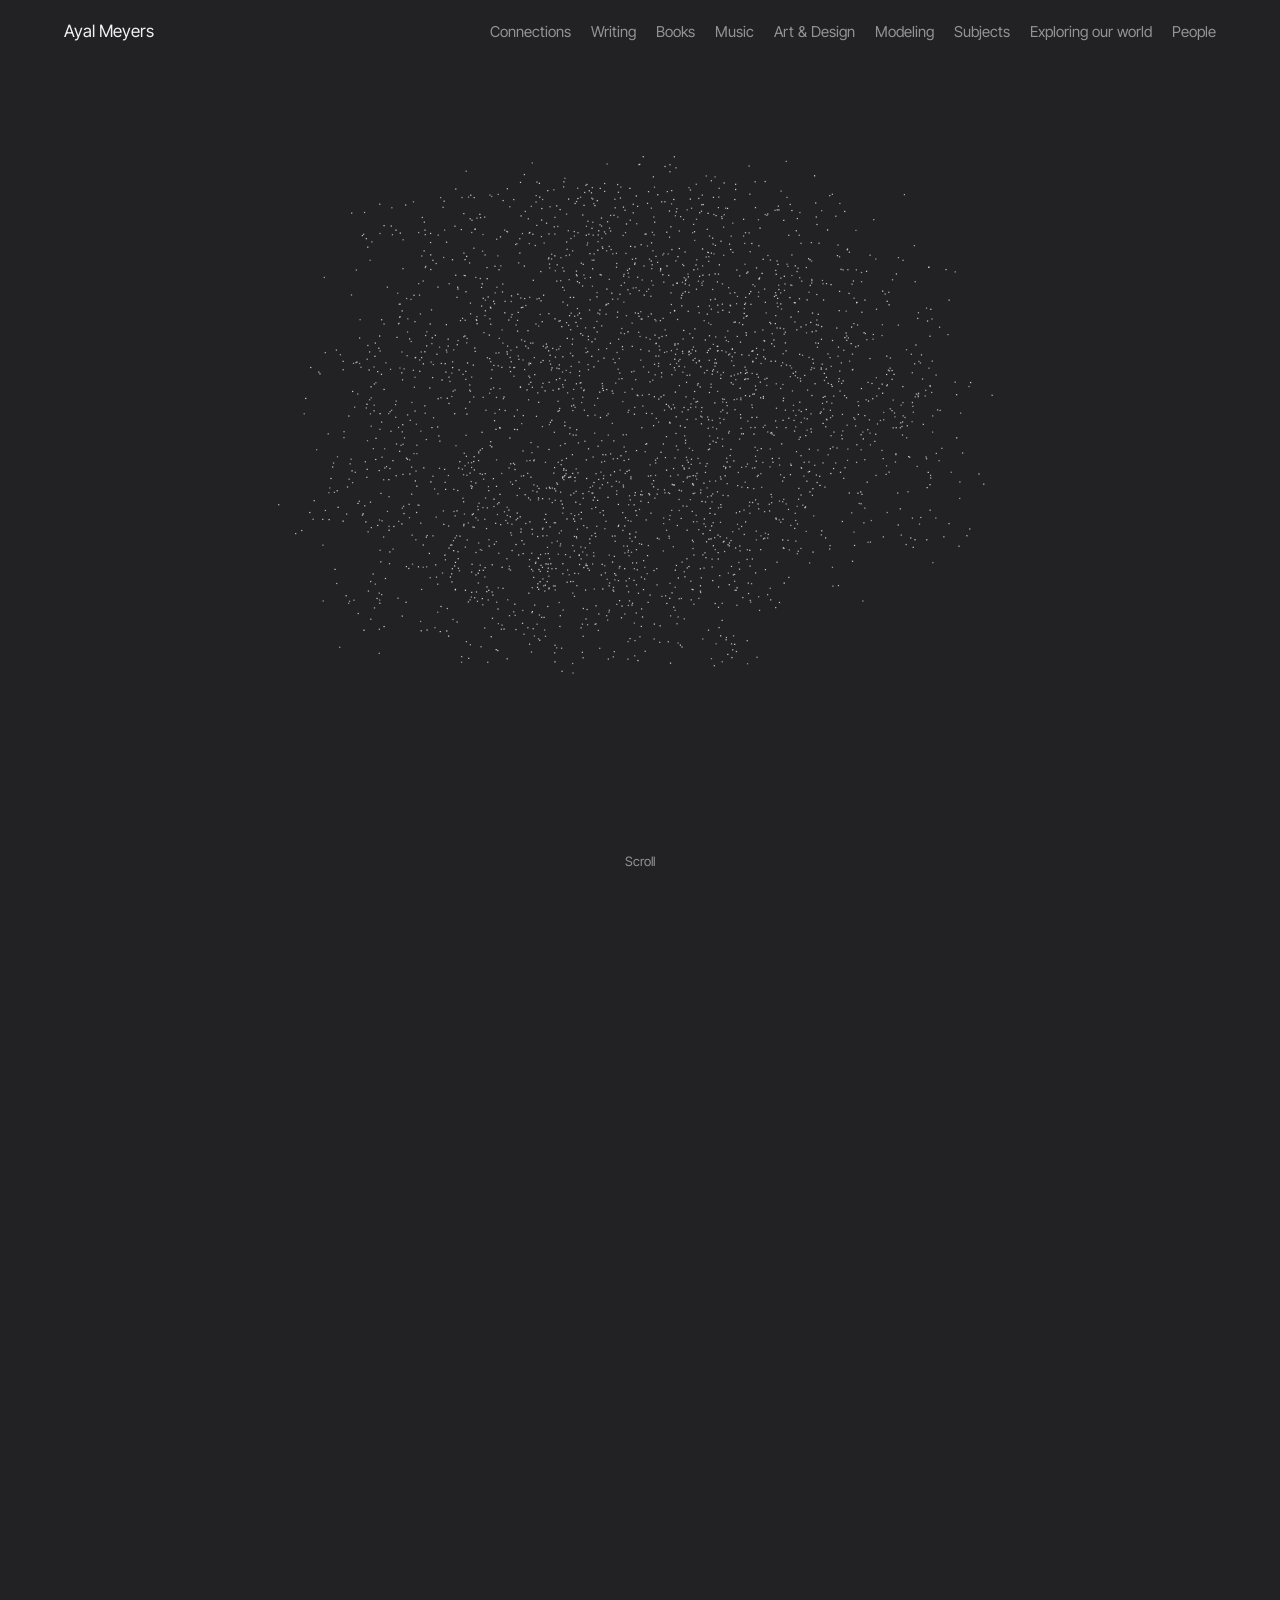
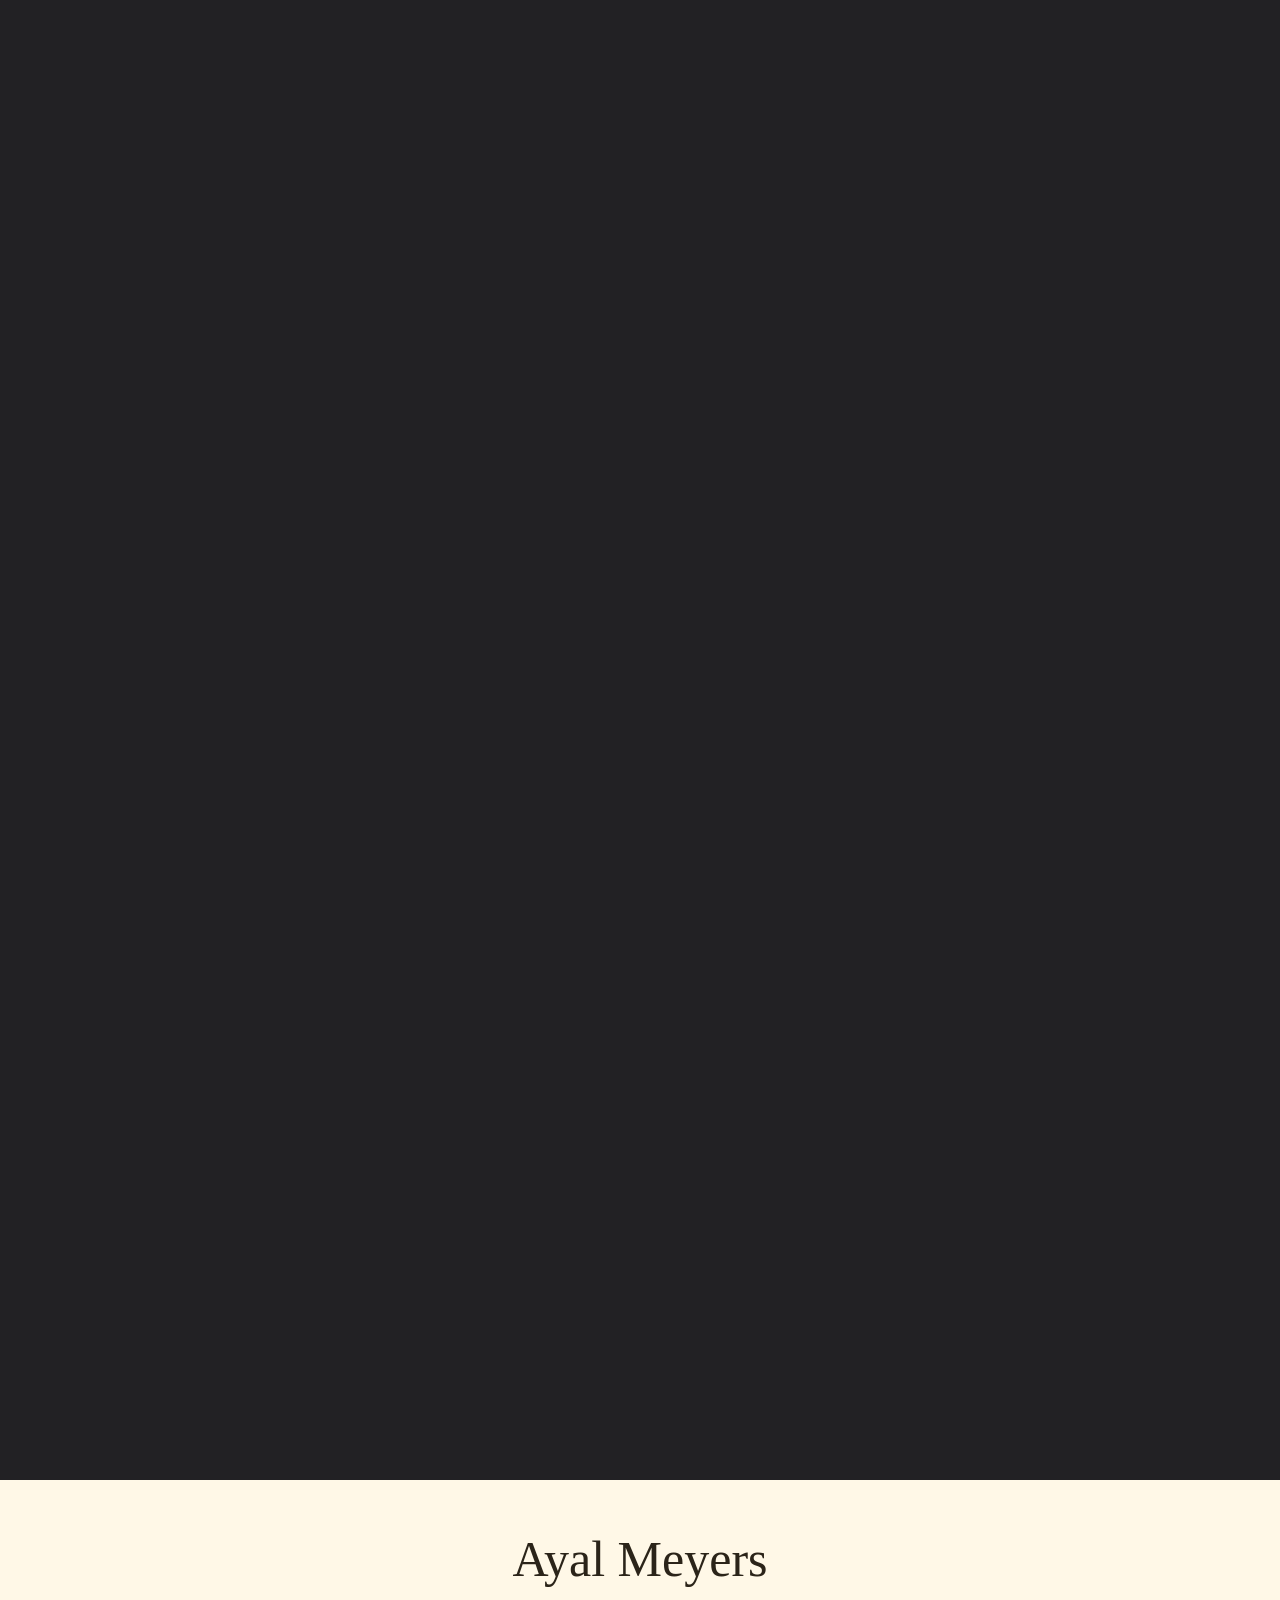
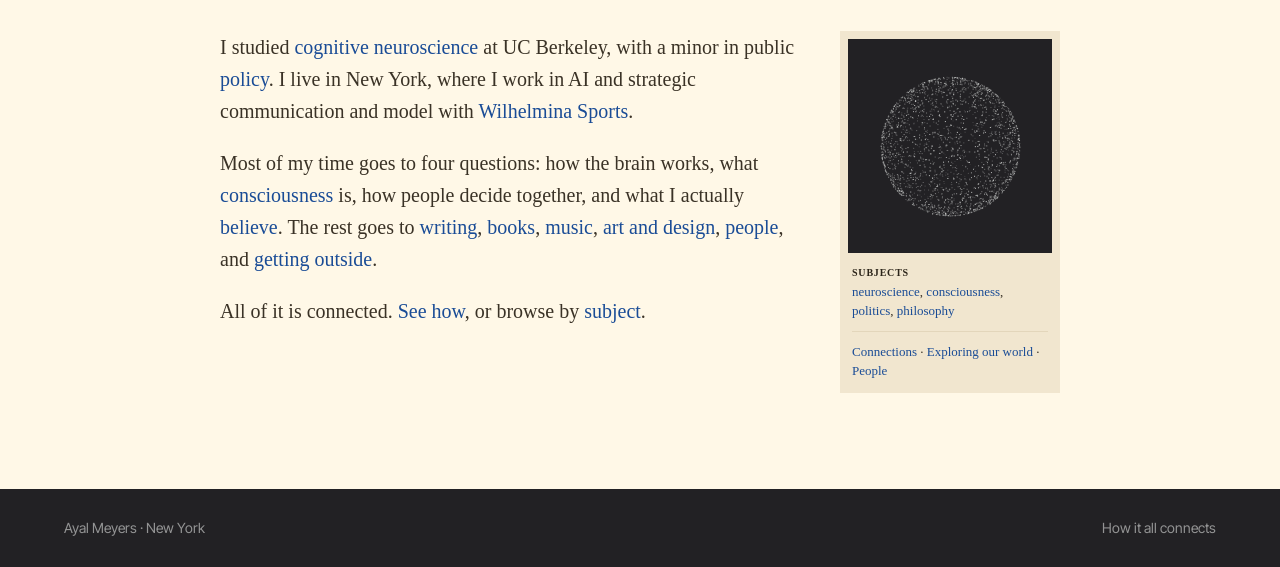
<file: index.html>
<!doctype html>
<html lang="en-US">
<head>
<meta charset="UTF-8">
<meta name="viewport" content="width=device-width, initial-scale=1">
<link rel="preconnect" href="https://fonts.googleapis.com">
<link rel="preconnect" href="https://fonts.gstatic.com" crossorigin>
<meta name="description" content="Ayal Meyers. Neuroscience, consciousness, politics and philosophy, and how they connect to writing, books, music, art, modeling, people and the outdoors.">
<title>Ayal Meyers</title>
<meta property="og:title" content="Ayal Meyers">
<meta property="og:type" content="website">
<meta property="og:url" content="https://ayalmeyers.com/">
<meta property="og:image" content="https://ayalmeyers.com/assets/og.png">
<meta name="twitter:card" content="summary_large_image">
<link rel="canonical" href="https://ayalmeyers.com/">
<link rel="icon" href="/assets/favicon.svg" type="image/svg+xml">
<link rel="stylesheet" href="https://fonts.googleapis.com/css2?family=Inter+Tight:wght@400;500&display=swap">
<link rel="stylesheet" href="/assets/style.css?ver=1.3.1">
</head>
<body class="home">
<section class="hero">
	<div class="stage">
		<canvas aria-hidden="true"></canvas>
		<header class="top" data-bar-plain></header>
		<div class="step" data-range="0.12,0.37"><p>I studied cognitive neuroscience at Berkeley. <span class="dim">Now I write, model, and work in AI and strategic communication in New York.</span></p></div>
		<div class="step" data-range="0.76,1"><p>The rest of the time I'm outside. <span class="dim">Surfing, skiing, and walking mountains.</span> <a href="/exploring-our-world/">Exploring our world</a></p></div>
		<div class="scroll-hint">Scroll</div>
	</div>
</section>
<main class="notebook">
	<h1>Ayal Meyers</h1>
	<div class="intro">
		<div>
			<p>I studied <a href="/subjects/#neuroscience">cognitive neuroscience</a> at UC Berkeley, with a minor in public <a href="/subjects/#politics">policy</a>. I live in New York, where I work in AI and strategic communication and model with <a href="/modeling/">Wilhelmina Sports</a>.</p>
			<p>Most of my time goes to four questions: how the brain works, what <a href="/subjects/#consciousness">consciousness</a> is, how people decide together, and what I actually <a href="/subjects/#philosophy">believe</a>. The rest goes to <a href="/writing/">writing</a>, <a href="/books/">books</a>, <a href="/music/">music</a>, <a href="/art-and-design/">art and design</a>, <a href="/people/">people</a>, and <a href="/exploring-our-world/">getting outside</a>.</p>
			<p>All of it is connected. <a href="/connections/">See how</a>, or browse by <a href="/subjects/">subject</a>.</p>
		</div>
		<aside class="side">
						<canvas data-dots="0" data-kind="sphere" aria-hidden="true"></canvas>
			<div class="lbl">Subjects</div>
			<p><a href="/subjects/#neuroscience">neuroscience</a>, <a href="/subjects/#consciousness">consciousness</a>, <a href="/subjects/#politics">politics</a>, <a href="/subjects/#philosophy">philosophy</a></p>
			<hr>
			<p><a href="/connections/">Connections</a> · <a href="/exploring-our-world/">Exploring our world</a> · <a href="/people/">People</a></p>
		</aside>
	</div>
</main>
<footer data-foot></footer>
<script src="/assets/data.js?ver=1.3.1"></script>
<script>window.SITE_URLS = {"home":"/","connections":"/connections/","writing":"/writing/","books":"/books/","music":"/music/","art":"/art-and-design/","modeling":"/modeling/","subjects":"/subjects/","world":"/exploring-our-world/","people":"/people/","door":"/door/"}; window.SITE_HERE = "home";</script>
<script src="/assets/site.js?ver=1.3.1"></script>
<script src="/assets/graph.js?ver=1.3.1"></script>
<script src="/assets/world.js?ver=1.3.1"></script>
<script src="/assets/forms.js?ver=1.3.1"></script>
<script src="/assets/hero.js?ver=1.3.1"></script>
</body>
</html>
</file>
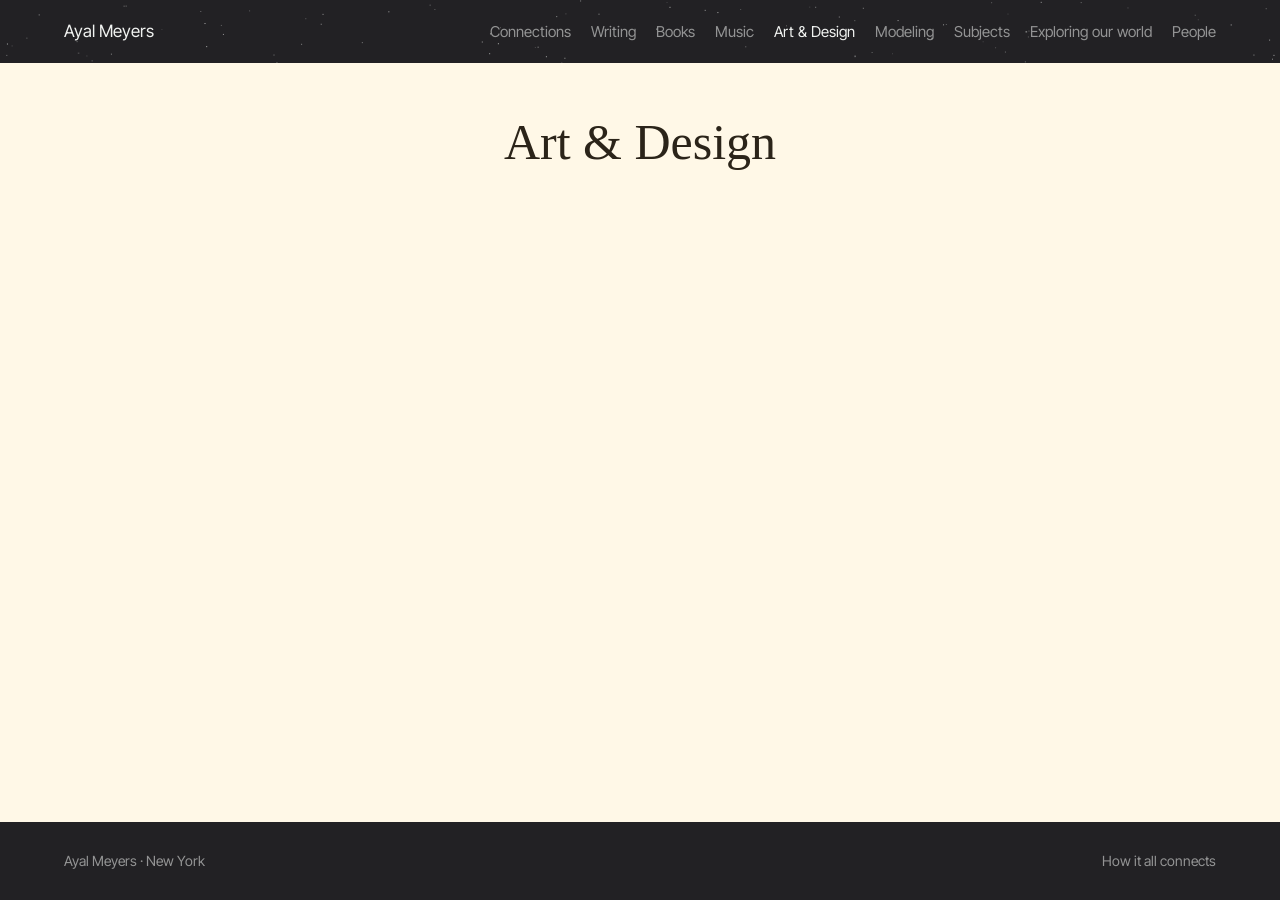
<file: art-and-design/index.html>
<!doctype html>
<html lang="en-US">
<head>
<meta charset="UTF-8">
<meta name="viewport" content="width=device-width, initial-scale=1">
<link rel="preconnect" href="https://fonts.googleapis.com">
<link rel="preconnect" href="https://fonts.gstatic.com" crossorigin>
<title>Art &amp; Design · Ayal Meyers</title>
<meta property="og:title" content="Art &amp; Design · Ayal Meyers">
<meta property="og:type" content="website">
<meta property="og:url" content="https://ayalmeyers.com/art-and-design/">
<meta property="og:image" content="https://ayalmeyers.com/assets/og.png">
<meta name="twitter:card" content="summary_large_image">
<link rel="canonical" href="https://ayalmeyers.com/art-and-design/">
<link rel="icon" href="/assets/favicon.svg" type="image/svg+xml">
<link rel="stylesheet" href="https://fonts.googleapis.com/css2?family=Inter+Tight:wght@400;500&display=swap">
<link rel="stylesheet" href="/assets/style.css?ver=1.3.1">
</head>
<body class="page">
<header data-bar></header>
<main class="notebook">
	<h1>Art &amp; Design</h1>
</main>
<footer data-foot></footer>
<script src="/assets/data.js?ver=1.3.1"></script>
<script>window.SITE_URLS = {"home":"/","connections":"/connections/","writing":"/writing/","books":"/books/","music":"/music/","art":"/art-and-design/","modeling":"/modeling/","subjects":"/subjects/","world":"/exploring-our-world/","people":"/people/","door":"/door/"}; window.SITE_HERE = "art";</script>
<script src="/assets/site.js?ver=1.3.1"></script>
</body>
</html>
</file>
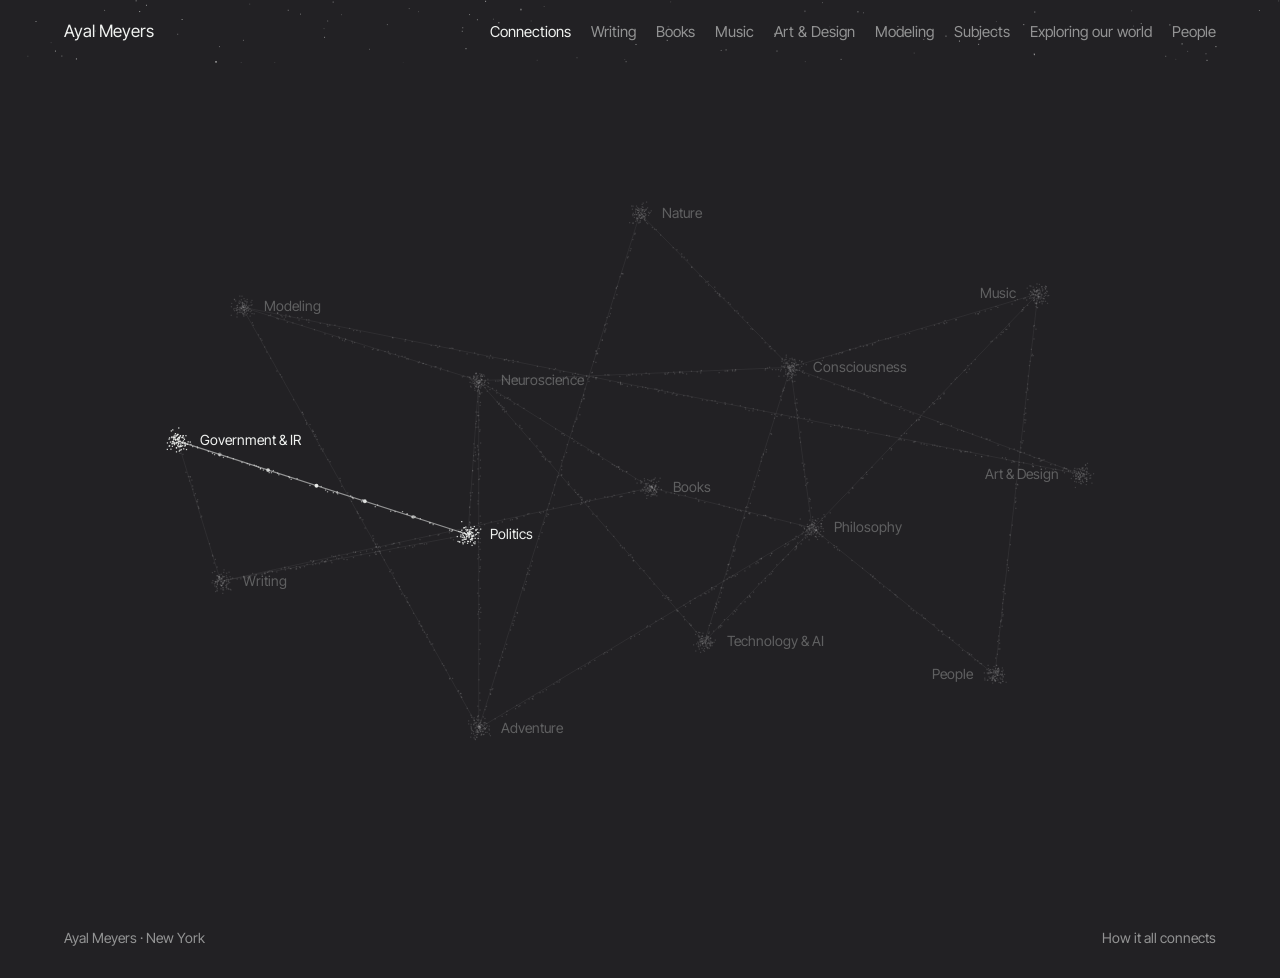
<file: connections/index.html>
<!doctype html>
<html lang="en-US">
<head>
<meta charset="UTF-8">
<meta name="viewport" content="width=device-width, initial-scale=1">
<link rel="preconnect" href="https://fonts.googleapis.com">
<link rel="preconnect" href="https://fonts.gstatic.com" crossorigin>
<title>Connections · Ayal Meyers</title>
<meta property="og:title" content="Connections · Ayal Meyers">
<meta property="og:type" content="website">
<meta property="og:url" content="https://ayalmeyers.com/connections/">
<meta property="og:image" content="https://ayalmeyers.com/assets/og.png">
<meta name="twitter:card" content="summary_large_image">
<link rel="canonical" href="https://ayalmeyers.com/connections/">
<link rel="icon" href="/assets/favicon.svg" type="image/svg+xml">
<link rel="stylesheet" href="https://fonts.googleapis.com/css2?family=Inter+Tight:wght@400;500&display=swap">
<link rel="stylesheet" href="/assets/style.css?ver=1.3.1">
</head>
<body class="page night">
<header data-bar></header>
<div class="conn">
	<div class="map"><canvas aria-label="Map of how the parts of my life and thinking connect"></canvas></div>
</div>
<footer data-foot></footer>
<script src="/assets/data.js?ver=1.3.1"></script>
<script>window.SITE_URLS = {"home":"/","connections":"/connections/","writing":"/writing/","books":"/books/","music":"/music/","art":"/art-and-design/","modeling":"/modeling/","subjects":"/subjects/","world":"/exploring-our-world/","people":"/people/","door":"/door/"}; window.SITE_HERE = "connections";</script>
<script src="/assets/site.js?ver=1.3.1"></script>
<script src="/assets/graph.js?ver=1.3.1"></script>
<script src="/assets/connections.js?ver=1.3.1"></script>
</body>
</html>
</file>
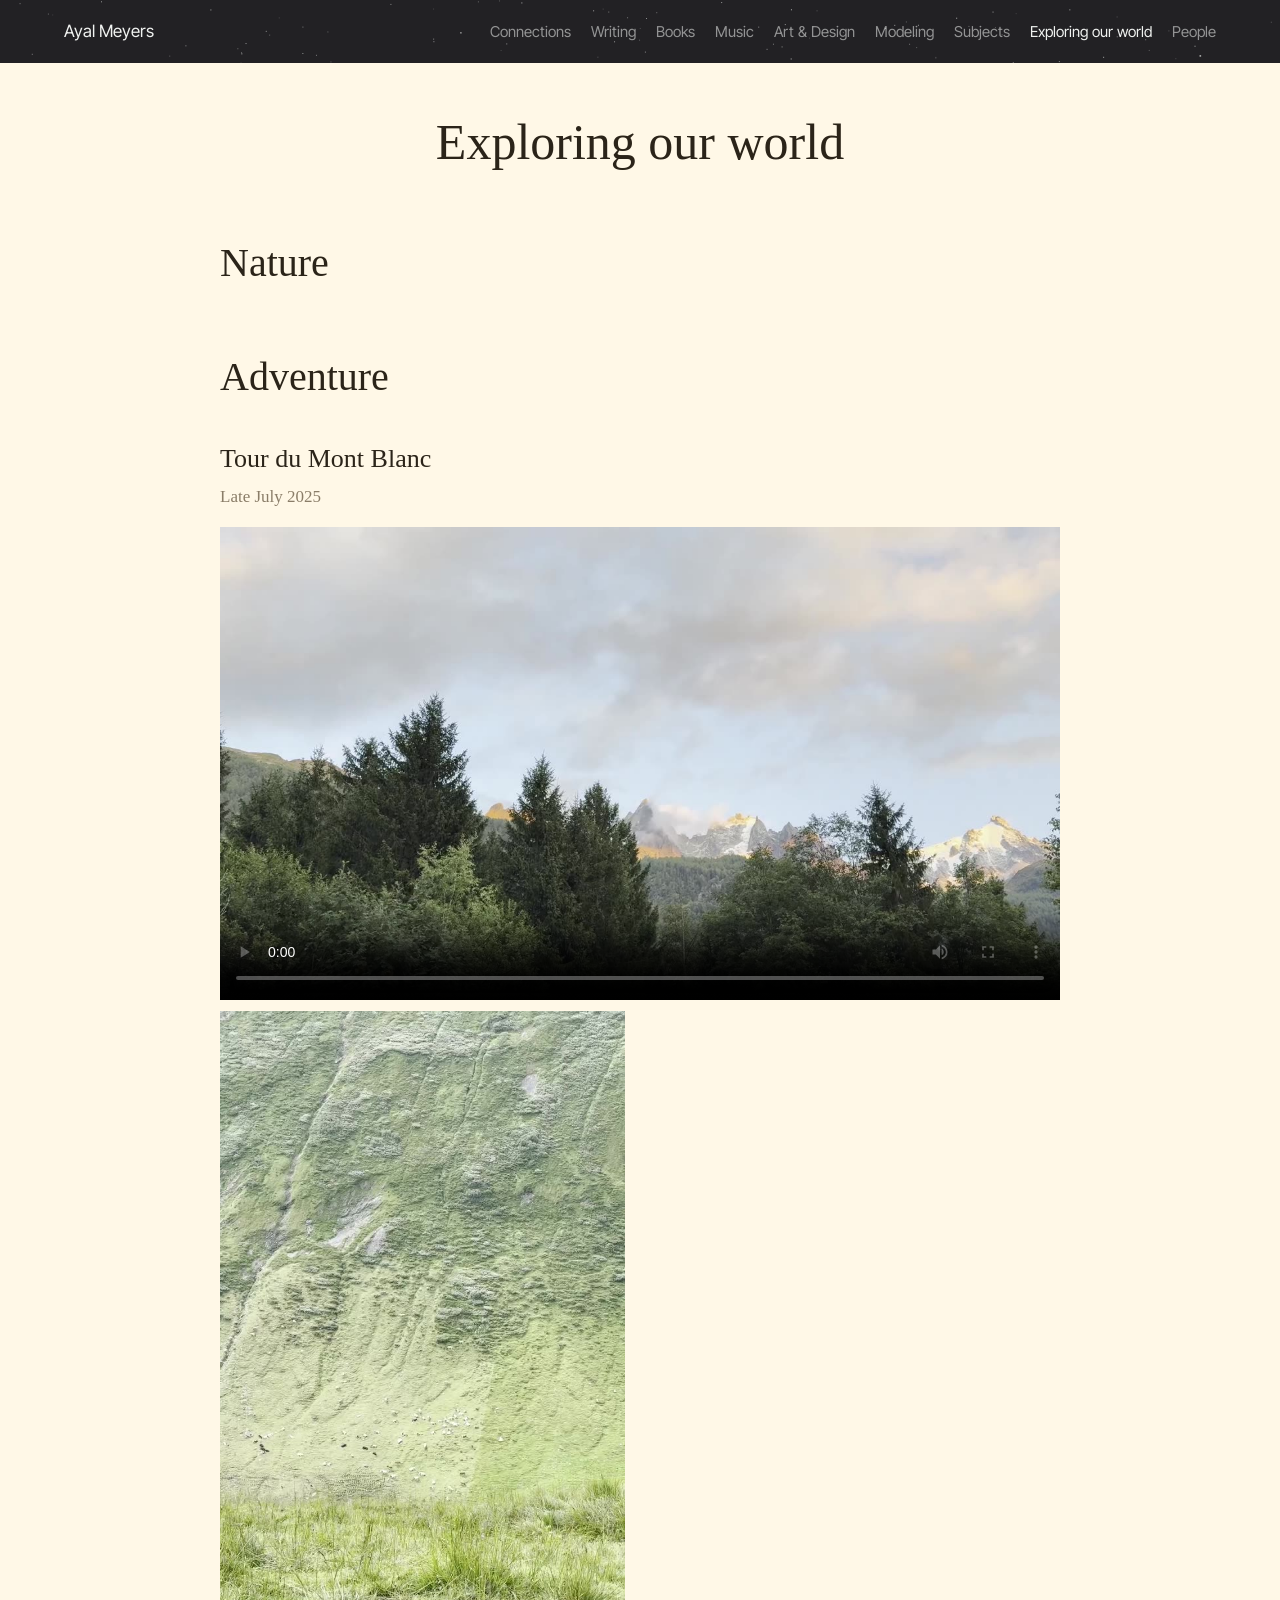
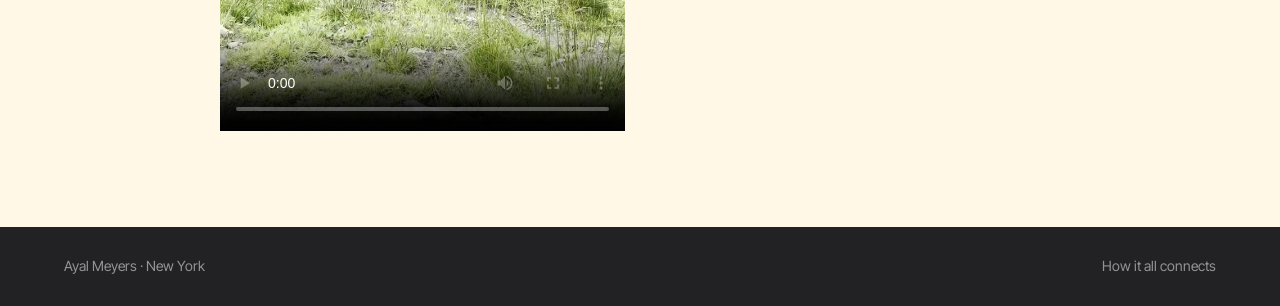
<file: exploring-our-world/index.html>
<!doctype html>
<html lang="en-US">
<head>
<meta charset="UTF-8">
<meta name="viewport" content="width=device-width, initial-scale=1">
<link rel="preconnect" href="https://fonts.googleapis.com">
<link rel="preconnect" href="https://fonts.gstatic.com" crossorigin>
<title>Exploring our world · Ayal Meyers</title>
<meta property="og:title" content="Exploring our world · Ayal Meyers">
<meta property="og:type" content="website">
<meta property="og:url" content="https://ayalmeyers.com/exploring-our-world/">
<meta property="og:image" content="https://ayalmeyers.com/assets/og.png">
<meta name="twitter:card" content="summary_large_image">
<link rel="canonical" href="https://ayalmeyers.com/exploring-our-world/">
<link rel="icon" href="/assets/favicon.svg" type="image/svg+xml">
<link rel="stylesheet" href="https://fonts.googleapis.com/css2?family=Inter+Tight:wght@400;500&display=swap">
<link rel="stylesheet" href="/assets/style.css?ver=1.3.1">
</head>
<body class="page">
<header data-bar></header>
<main class="notebook">
	<h1>Exploring our world</h1>
	<h2 id="nature">Nature</h2>
	<h2 id="adventure">Adventure</h2>
	<h3>Tour du Mont Blanc</h3>
	<p class="date">Late July 2025</p>
	<div class="videos">
		<video src="/assets/video/tmb-1.mp4" poster="/assets/video/tmb-1.jpg" width="1920" height="1080" controls playsinline preload="metadata"></video>
		<video src="/assets/video/tmb-2.mp4" poster="/assets/video/tmb-2.jpg" width="1080" height="1920" controls playsinline preload="metadata"></video>
	</div>
</main>
<footer data-foot></footer>
<script src="/assets/data.js?ver=1.3.1"></script>
<script>window.SITE_URLS = {"home":"/","connections":"/connections/","writing":"/writing/","books":"/books/","music":"/music/","art":"/art-and-design/","modeling":"/modeling/","subjects":"/subjects/","world":"/exploring-our-world/","people":"/people/","door":"/door/"}; window.SITE_HERE = "world";</script>
<script src="/assets/site.js?ver=1.3.1"></script>
</body>
</html>
</file>
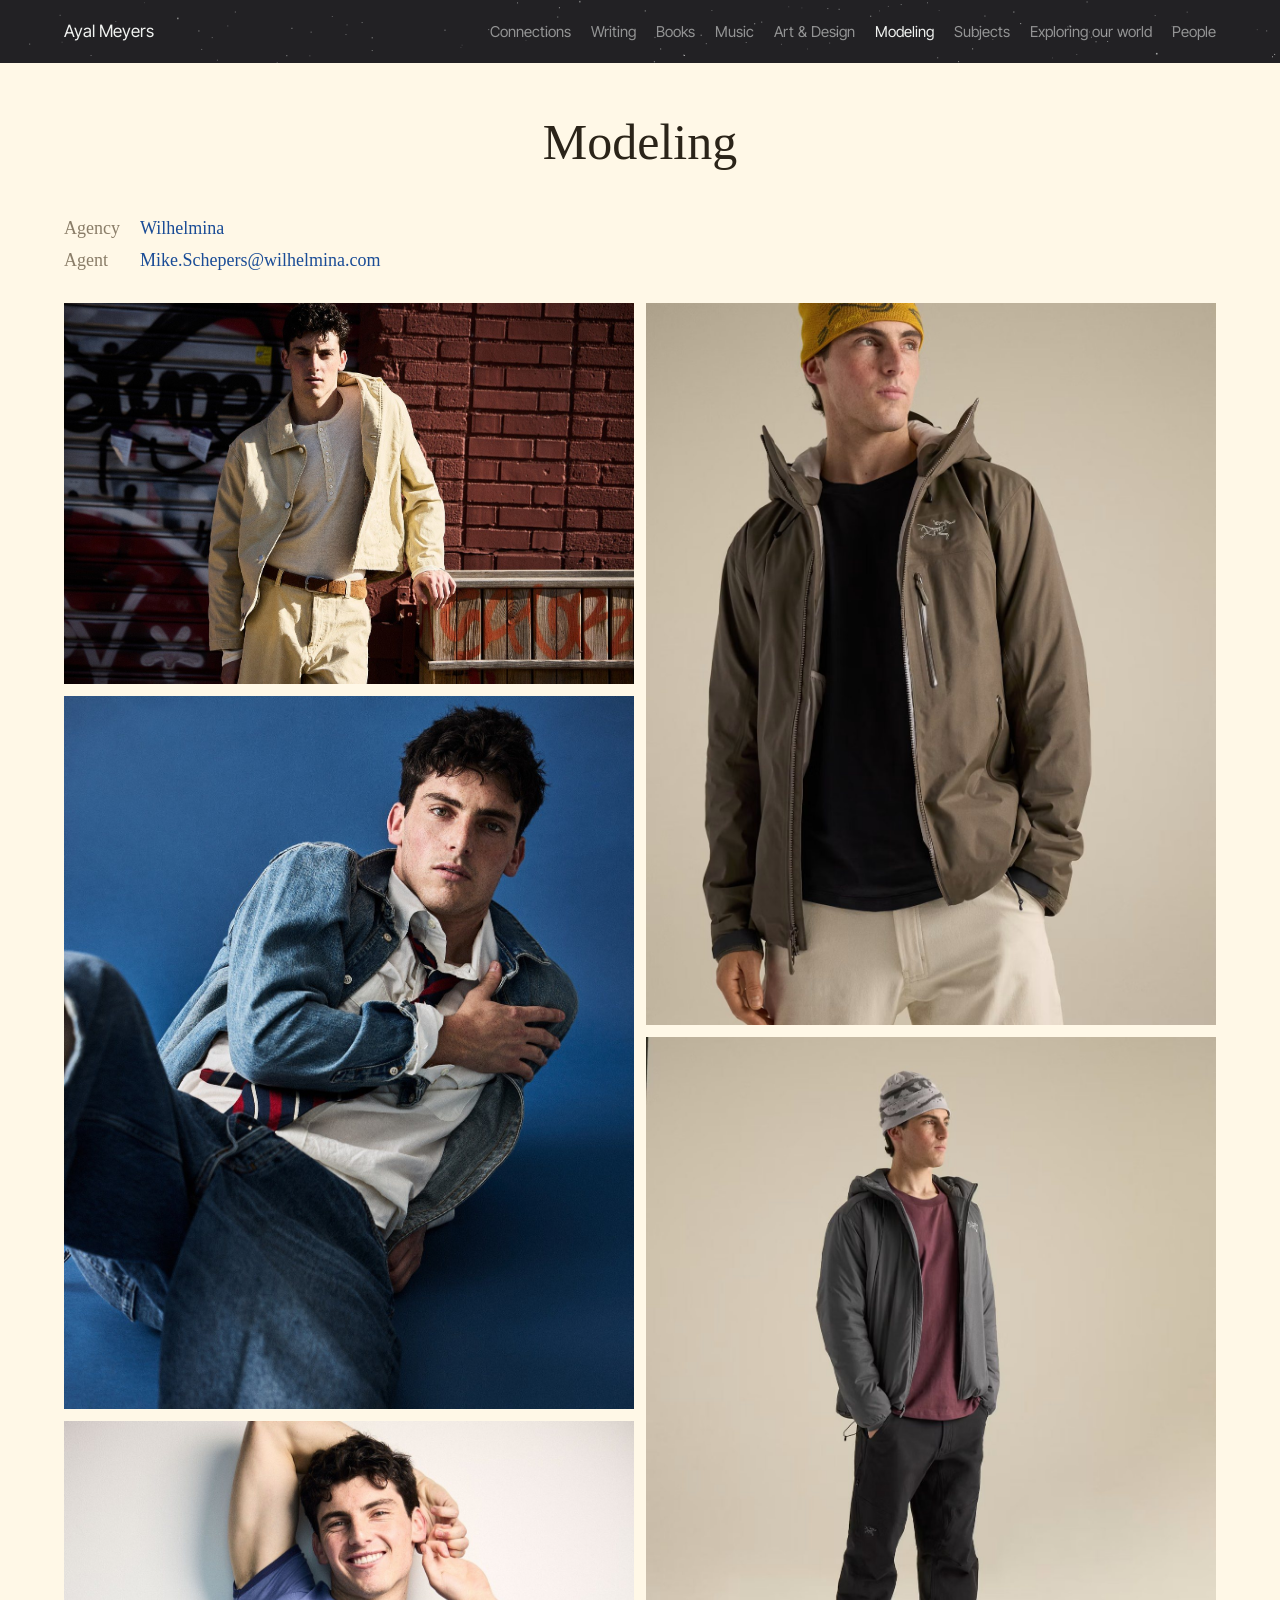
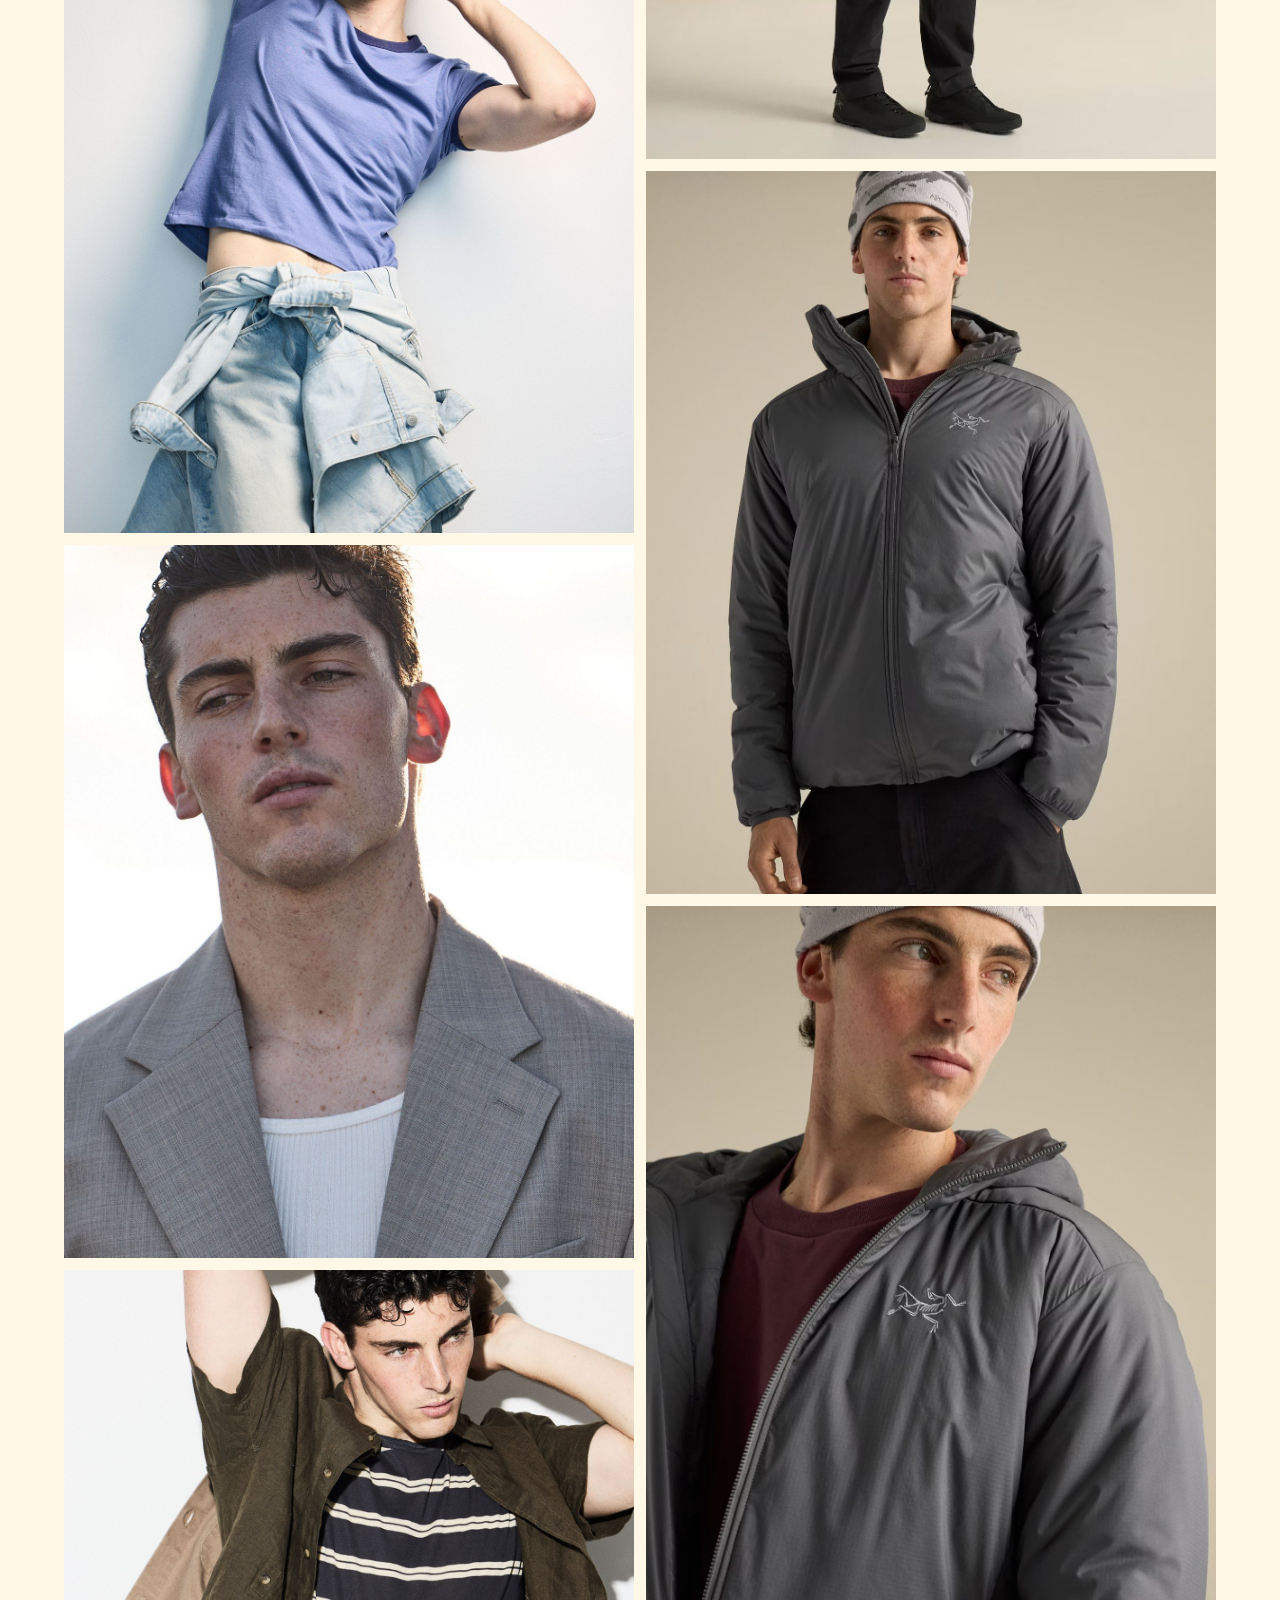
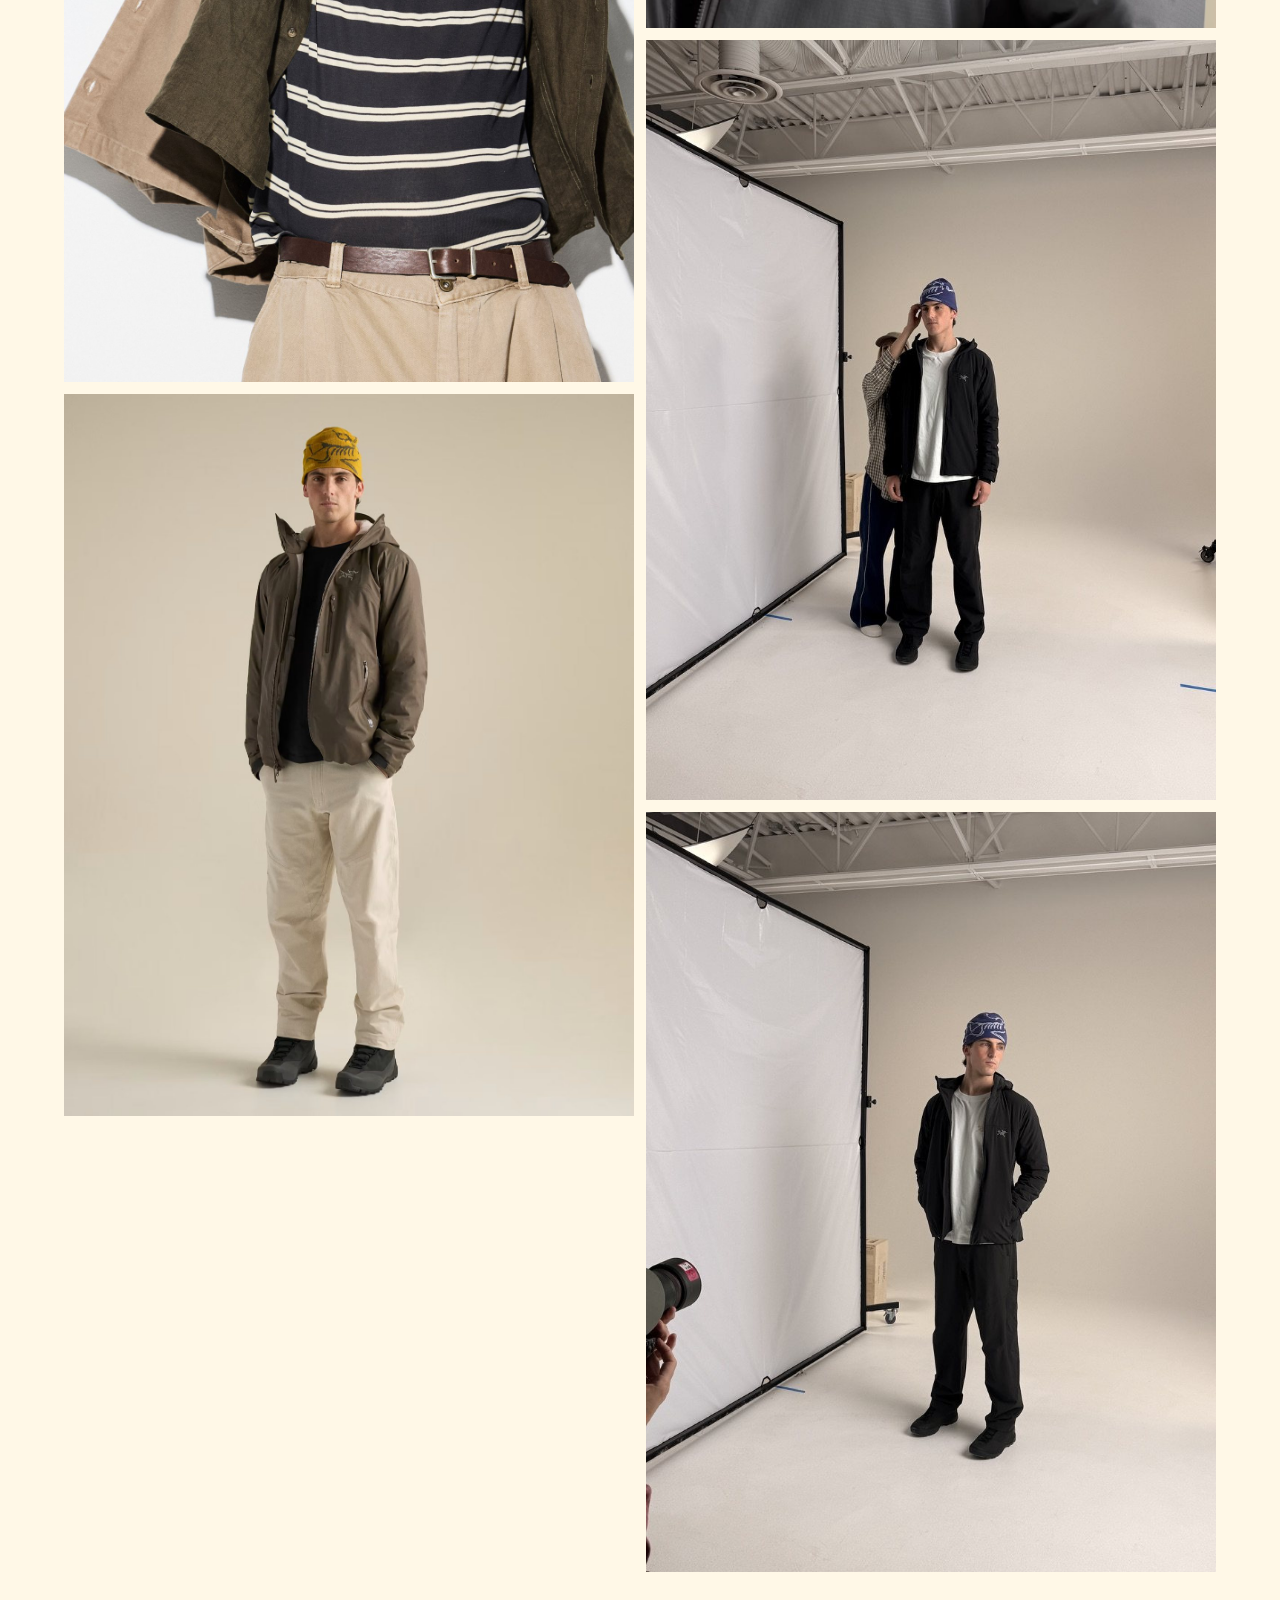
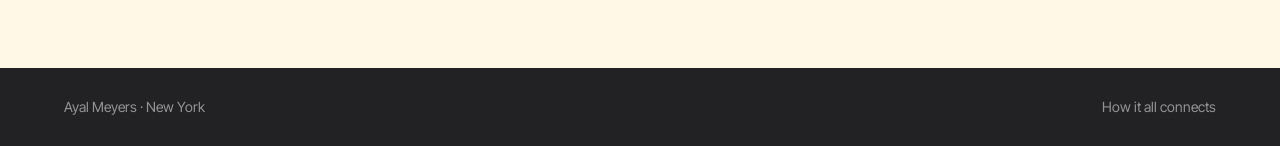
<file: modeling/index.html>
<!doctype html>
<html lang="en-US">
<head>
<meta charset="UTF-8">
<meta name="viewport" content="width=device-width, initial-scale=1">
<link rel="preconnect" href="https://fonts.googleapis.com">
<link rel="preconnect" href="https://fonts.gstatic.com" crossorigin>
<title>Modeling · Ayal Meyers</title>
<meta property="og:title" content="Modeling · Ayal Meyers">
<meta property="og:type" content="website">
<meta property="og:url" content="https://ayalmeyers.com/modeling/">
<meta property="og:image" content="https://ayalmeyers.com/assets/og.png">
<meta name="twitter:card" content="summary_large_image">
<link rel="canonical" href="https://ayalmeyers.com/modeling/">
<link rel="icon" href="/assets/favicon.svg" type="image/svg+xml">
<link rel="stylesheet" href="https://fonts.googleapis.com/css2?family=Inter+Tight:wght@400;500&display=swap">
<link rel="stylesheet" href="/assets/style.css?ver=1.3.1">
</head>
<body class="page">
<header data-bar></header>
<main class="notebook wide">
	<h1>Modeling</h1>
	<dl class="agency">
		<dt>Agency</dt><dd><a href="https://www.wilhelmina.com/new-york">Wilhelmina</a></dd>
		<dt>Agent</dt><dd><a href="mailto:Mike.Schepers@wilhelmina.com">Mike.Schepers@wilhelmina.com</a></dd>
	</dl>
	<div class="gallery">
		<a href="/assets/photos/street.jpg"><img src="/assets/photos/street.jpg" width="1499" height="1000" alt="Ayal Meyers" loading="eager"></a>
		<a href="/assets/photos/denim.jpg"><img src="/assets/photos/denim.jpg" width="1199" height="1500" alt="Ayal Meyers" loading="eager"></a>
		<a href="/assets/photos/blue-tee.jpg"><img src="/assets/photos/blue-tee.jpg" width="1200" height="1500" alt="Ayal Meyers" loading="eager"></a>
		<a href="/assets/photos/grey-blazer.jpg"><img src="/assets/photos/grey-blazer.jpg" width="1200" height="1500" alt="Ayal Meyers" loading="lazy"></a>
		<a href="/assets/photos/stripes.jpg"><img src="/assets/photos/stripes.jpg" width="1280" height="1600" alt="Ayal Meyers" loading="lazy"></a>
		<a href="/assets/photos/arcteryx-beta-1.jpg"><img src="/assets/photos/arcteryx-beta-1.jpg" width="1263" height="1600" alt="Ayal Meyers" loading="lazy"></a>
		<a href="/assets/photos/arcteryx-beta-2.jpg"><img src="/assets/photos/arcteryx-beta-2.jpg" width="1263" height="1600" alt="Ayal Meyers" loading="lazy"></a>
		<a href="/assets/photos/arcteryx-atom-1.jpg"><img src="/assets/photos/arcteryx-atom-1.jpg" width="1263" height="1600" alt="Ayal Meyers" loading="lazy"></a>
		<a href="/assets/photos/arcteryx-atom-2.jpg"><img src="/assets/photos/arcteryx-atom-2.jpg" width="1263" height="1600" alt="Ayal Meyers" loading="lazy"></a>
		<a href="/assets/photos/arcteryx-atom-3.jpg"><img src="/assets/photos/arcteryx-atom-3.jpg" width="1263" height="1600" alt="Ayal Meyers" loading="lazy"></a>
		<a href="/assets/photos/arcteryx-set-1.jpg"><img src="/assets/photos/arcteryx-set-1.jpg" width="768" height="1024" alt="Ayal Meyers" loading="lazy"></a>
		<a href="/assets/photos/arcteryx-set-2.jpg"><img src="/assets/photos/arcteryx-set-2.jpg" width="768" height="1024" alt="Ayal Meyers" loading="lazy"></a>
	</div>
</main>
<footer data-foot></footer>
<script src="/assets/data.js?ver=1.3.1"></script>
<script>window.SITE_URLS = {"home":"/","connections":"/connections/","writing":"/writing/","books":"/books/","music":"/music/","art":"/art-and-design/","modeling":"/modeling/","subjects":"/subjects/","world":"/exploring-our-world/","people":"/people/","door":"/door/"}; window.SITE_HERE = "modeling";</script>
<script src="/assets/site.js?ver=1.3.1"></script>
</body>
</html>
</file>
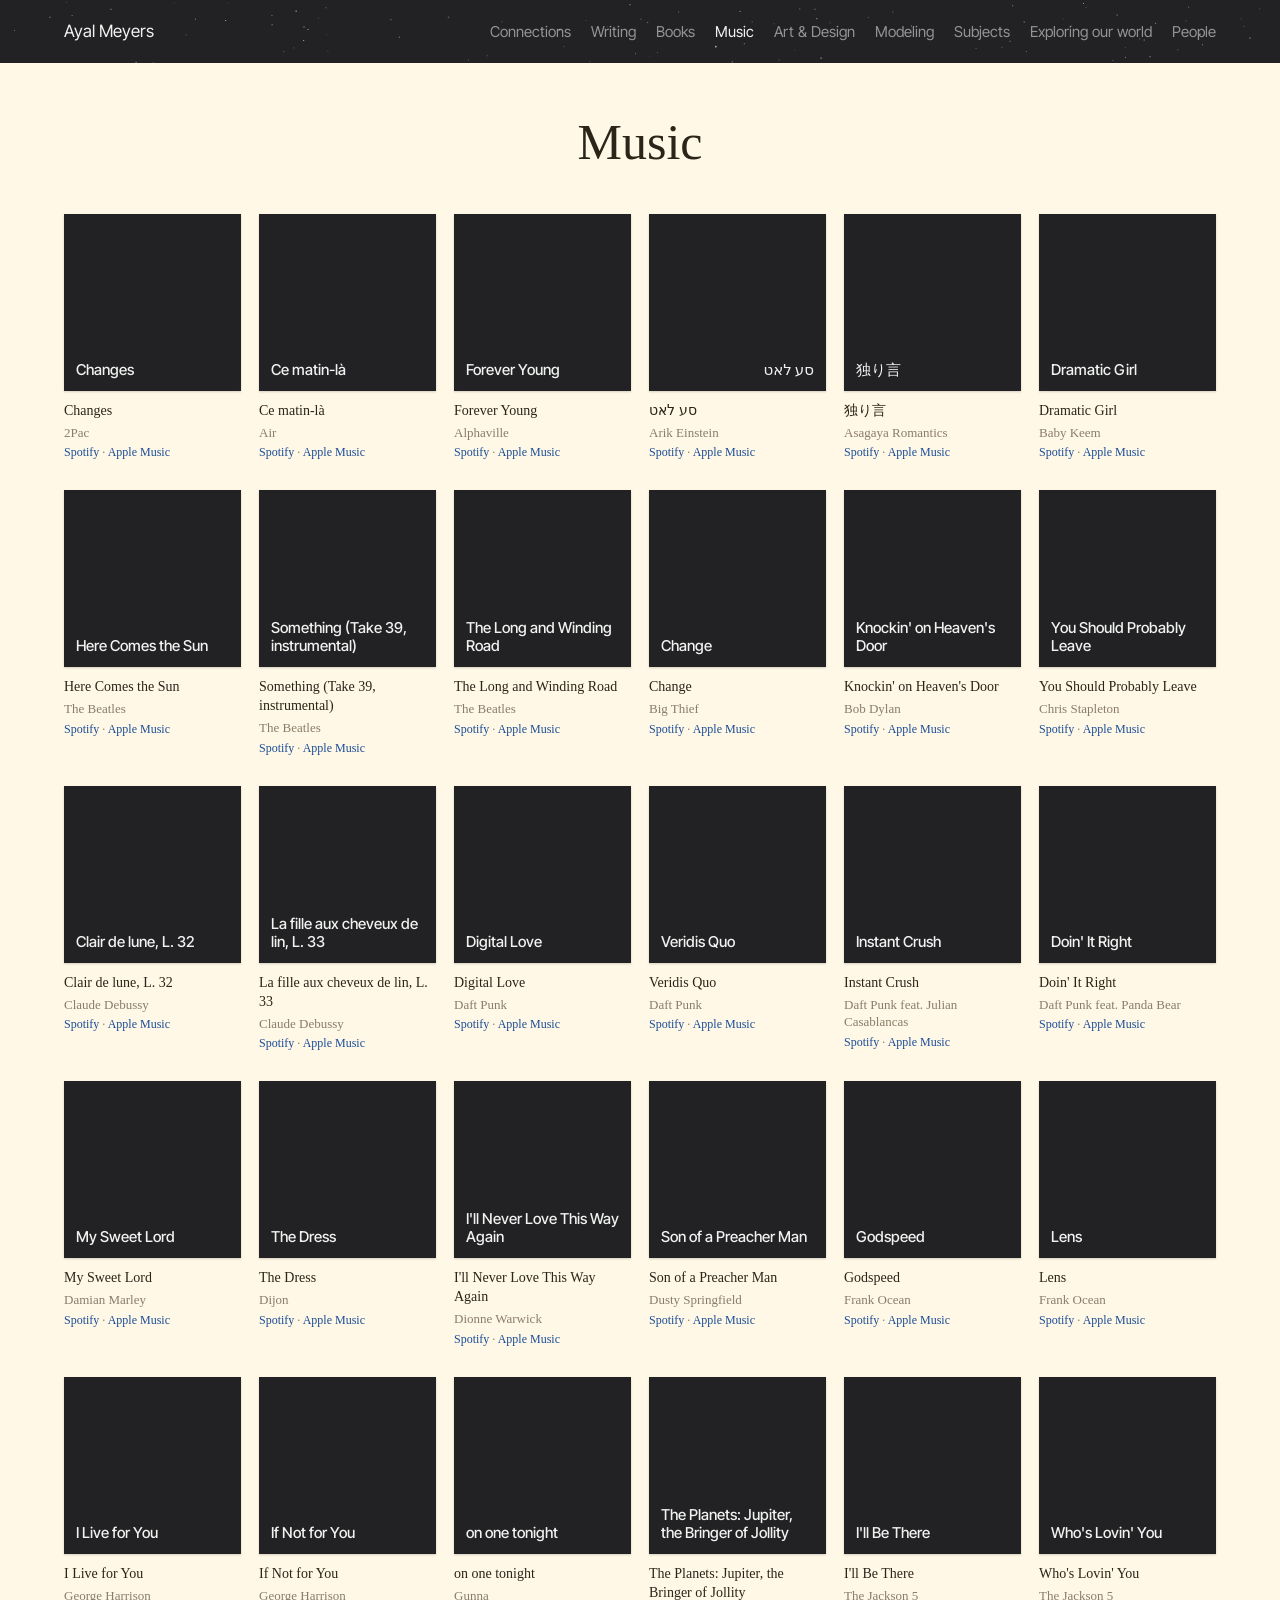
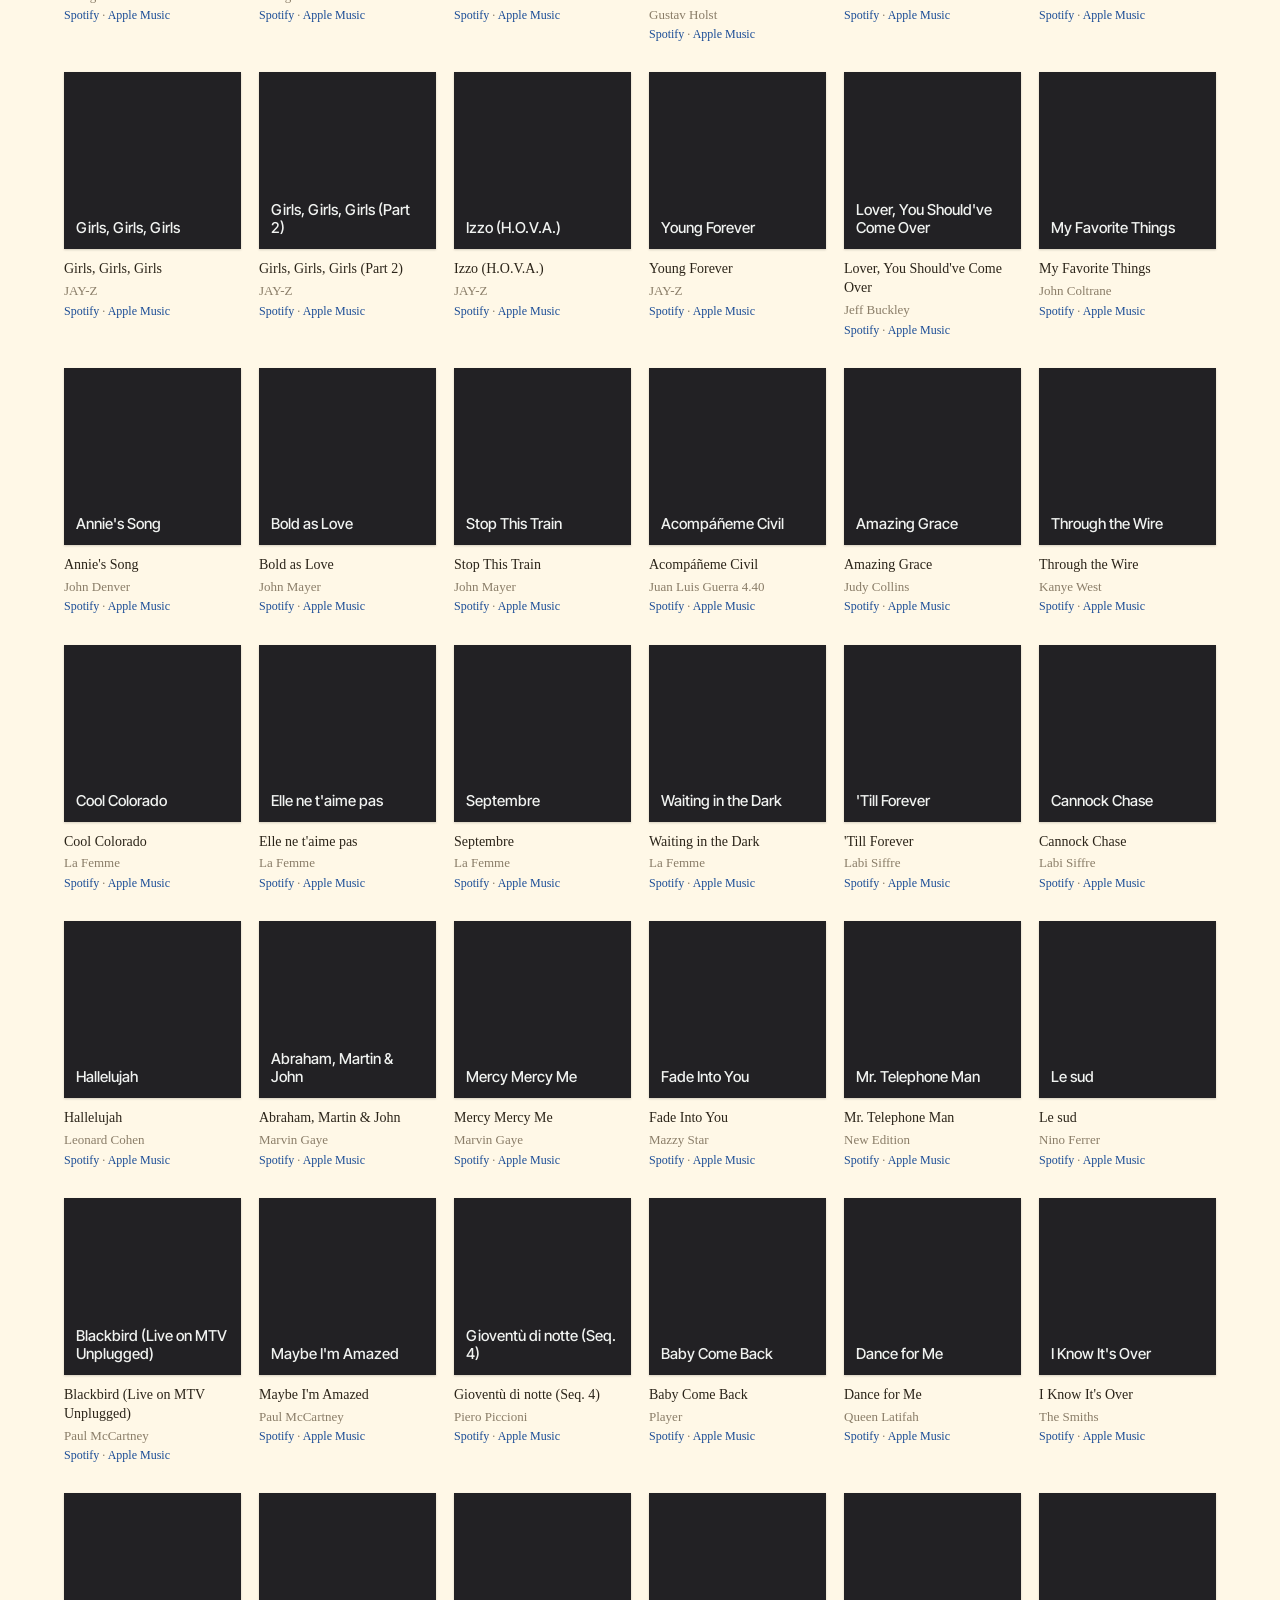
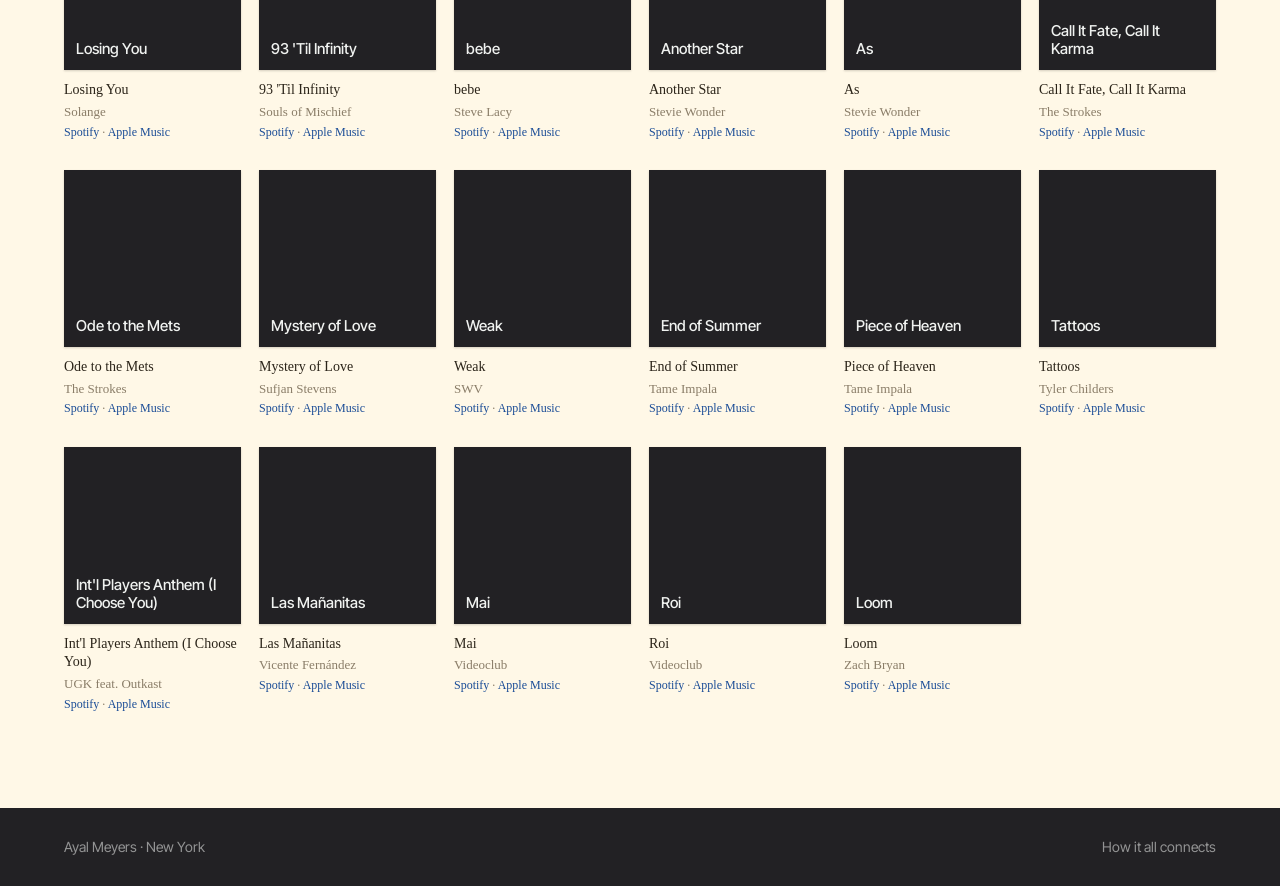
<file: music/index.html>
<!doctype html>
<html lang="en-US">
<head>
<meta charset="UTF-8">
<meta name="viewport" content="width=device-width, initial-scale=1">
<link rel="preconnect" href="https://fonts.googleapis.com">
<link rel="preconnect" href="https://fonts.gstatic.com" crossorigin>
<title>Music · Ayal Meyers</title>
<meta property="og:title" content="Music · Ayal Meyers">
<meta property="og:type" content="website">
<meta property="og:url" content="https://ayalmeyers.com/music/">
<meta property="og:image" content="https://ayalmeyers.com/assets/og.png">
<meta name="twitter:card" content="summary_large_image">
<link rel="canonical" href="https://ayalmeyers.com/music/">
<link rel="icon" href="/assets/favicon.svg" type="image/svg+xml">
<link rel="stylesheet" href="https://fonts.googleapis.com/css2?family=Inter+Tight:wght@400;500&display=swap">
<link rel="stylesheet" href="/assets/style.css?ver=1.3.1">
</head>
<body class="page">
<header data-bar></header>
<main class="notebook wide">
	<h1>Music</h1>
	<ul class="songs" id="songs"></ul>
</main>
<footer data-foot></footer>
<script src="/assets/data.js?ver=1.3.1"></script>
<script>window.SITE_URLS = {"home":"/","connections":"/connections/","writing":"/writing/","books":"/books/","music":"/music/","art":"/art-and-design/","modeling":"/modeling/","subjects":"/subjects/","world":"/exploring-our-world/","people":"/people/","door":"/door/"}; window.SITE_HERE = "music";</script>
<script src="/assets/site.js?ver=1.3.1"></script>
<script src="/assets/music.js?ver=1.3.1"></script>
</body>
</html>
</file>
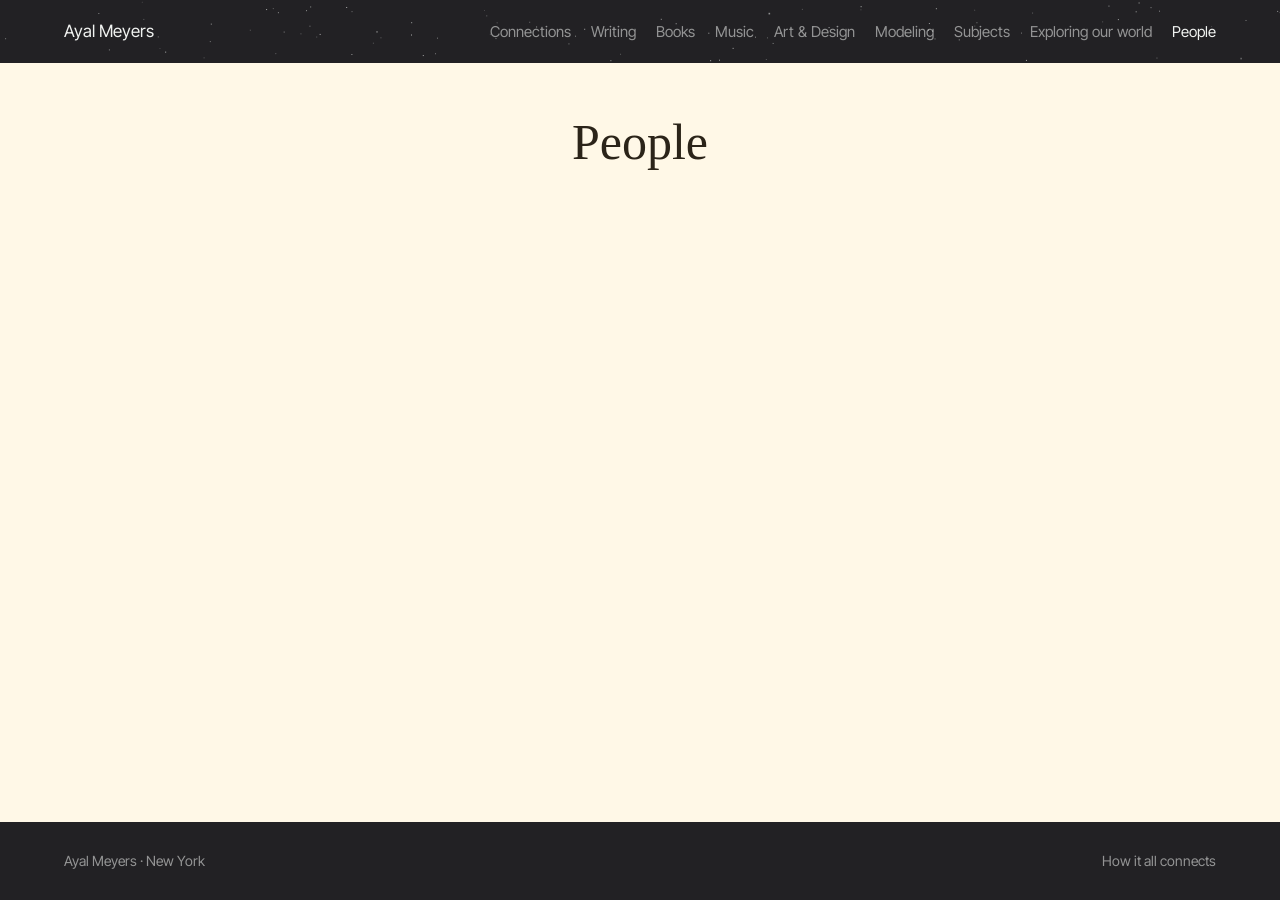
<file: people/index.html>
<!doctype html>
<html lang="en-US">
<head>
<meta charset="UTF-8">
<meta name="viewport" content="width=device-width, initial-scale=1">
<link rel="preconnect" href="https://fonts.googleapis.com">
<link rel="preconnect" href="https://fonts.gstatic.com" crossorigin>
<title>People · Ayal Meyers</title>
<meta property="og:title" content="People · Ayal Meyers">
<meta property="og:type" content="website">
<meta property="og:url" content="https://ayalmeyers.com/people/">
<meta property="og:image" content="https://ayalmeyers.com/assets/og.png">
<meta name="twitter:card" content="summary_large_image">
<link rel="canonical" href="https://ayalmeyers.com/people/">
<link rel="icon" href="/assets/favicon.svg" type="image/svg+xml">
<link rel="stylesheet" href="https://fonts.googleapis.com/css2?family=Inter+Tight:wght@400;500&display=swap">
<link rel="stylesheet" href="/assets/style.css?ver=1.3.1">
</head>
<body class="page">
<header data-bar></header>
<main class="notebook">
	<h1>People</h1>
</main>
<footer data-foot></footer>
<script src="/assets/data.js?ver=1.3.1"></script>
<script>window.SITE_URLS = {"home":"/","connections":"/connections/","writing":"/writing/","books":"/books/","music":"/music/","art":"/art-and-design/","modeling":"/modeling/","subjects":"/subjects/","world":"/exploring-our-world/","people":"/people/","door":"/door/"}; window.SITE_HERE = "people";</script>
<script src="/assets/site.js?ver=1.3.1"></script>
</body>
</html>
</file>
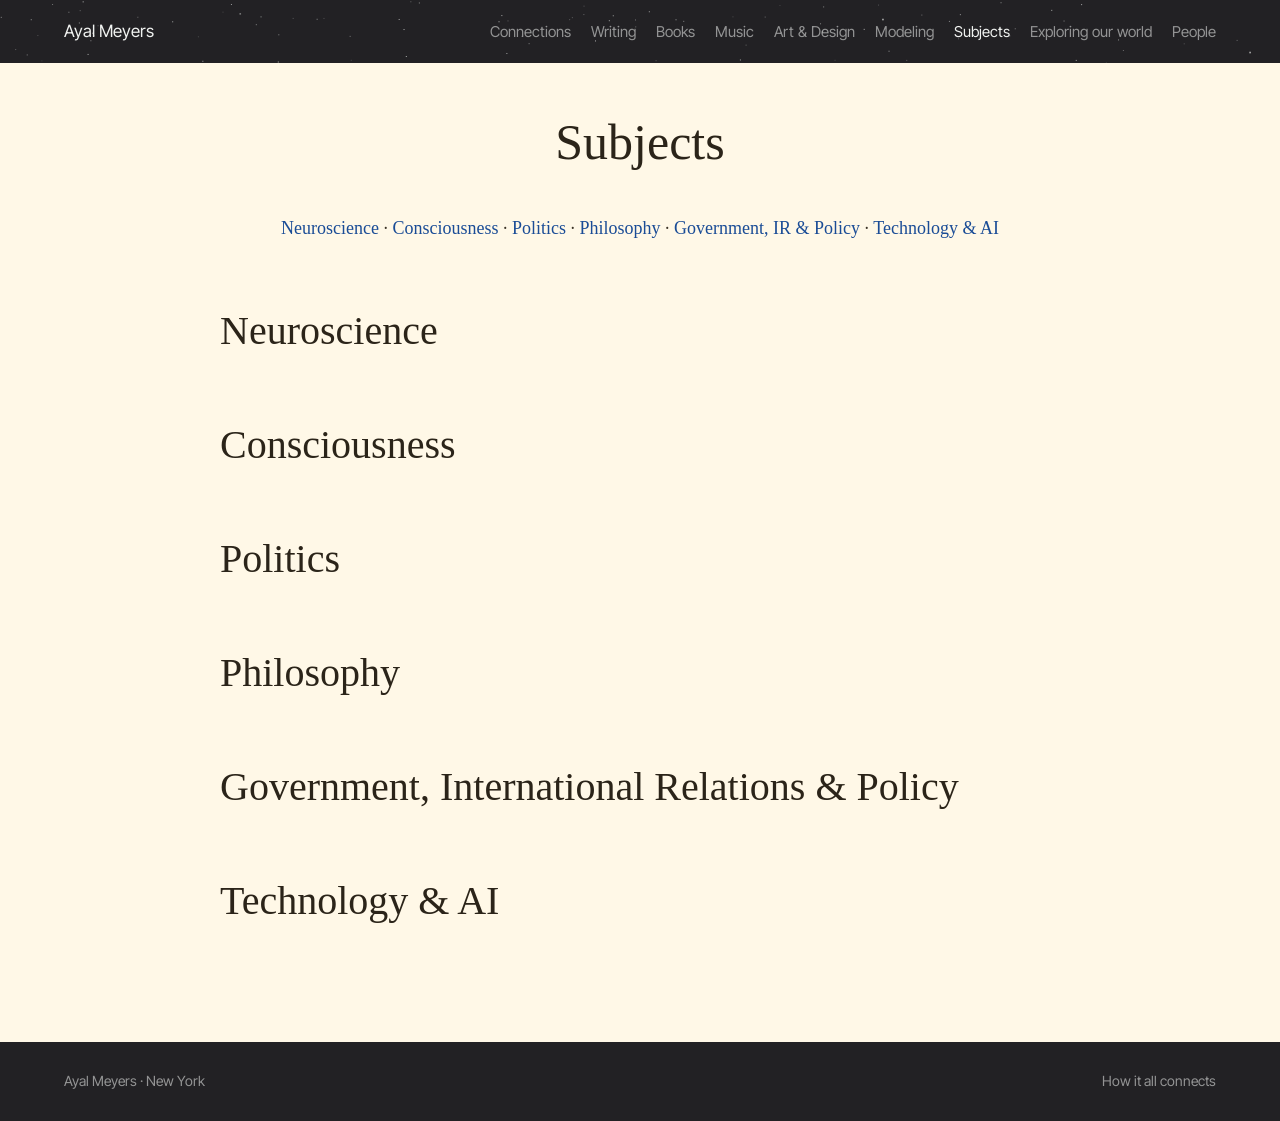
<file: subjects/index.html>
<!doctype html>
<html lang="en-US">
<head>
<meta charset="UTF-8">
<meta name="viewport" content="width=device-width, initial-scale=1">
<link rel="preconnect" href="https://fonts.googleapis.com">
<link rel="preconnect" href="https://fonts.gstatic.com" crossorigin>
<title>Subjects · Ayal Meyers</title>
<meta property="og:title" content="Subjects · Ayal Meyers">
<meta property="og:type" content="website">
<meta property="og:url" content="https://ayalmeyers.com/subjects/">
<meta property="og:image" content="https://ayalmeyers.com/assets/og.png">
<meta name="twitter:card" content="summary_large_image">
<link rel="canonical" href="https://ayalmeyers.com/subjects/">
<link rel="icon" href="/assets/favicon.svg" type="image/svg+xml">
<link rel="stylesheet" href="https://fonts.googleapis.com/css2?family=Inter+Tight:wght@400;500&display=swap">
<link rel="stylesheet" href="/assets/style.css?ver=1.3.1">
</head>
<body class="page">
<header data-bar></header>
<main class="notebook">
	<h1>Subjects</h1>
	<p class="jump"><a href="#neuroscience">Neuroscience</a> · <a href="#consciousness">Consciousness</a> · <a href="#politics">Politics</a> · <a href="#philosophy">Philosophy</a> · <a href="#government-ir-policy">Government, IR &amp; Policy</a> · <a href="#technology-ai">Technology &amp; AI</a></p>
	<h2 id="neuroscience">Neuroscience</h2>
	<h2 id="consciousness">Consciousness</h2>
	<h2 id="politics">Politics</h2>
	<h2 id="philosophy">Philosophy</h2>
	<h2 id="government-ir-policy">Government, International Relations &amp; Policy</h2>
	<h2 id="technology-ai">Technology &amp; AI</h2>
</main>
<footer data-foot></footer>
<script src="/assets/data.js?ver=1.3.1"></script>
<script>window.SITE_URLS = {"home":"/","connections":"/connections/","writing":"/writing/","books":"/books/","music":"/music/","art":"/art-and-design/","modeling":"/modeling/","subjects":"/subjects/","world":"/exploring-our-world/","people":"/people/","door":"/door/"}; window.SITE_HERE = "subjects";</script>
<script src="/assets/site.js?ver=1.3.1"></script>
</body>
</html>
</file>
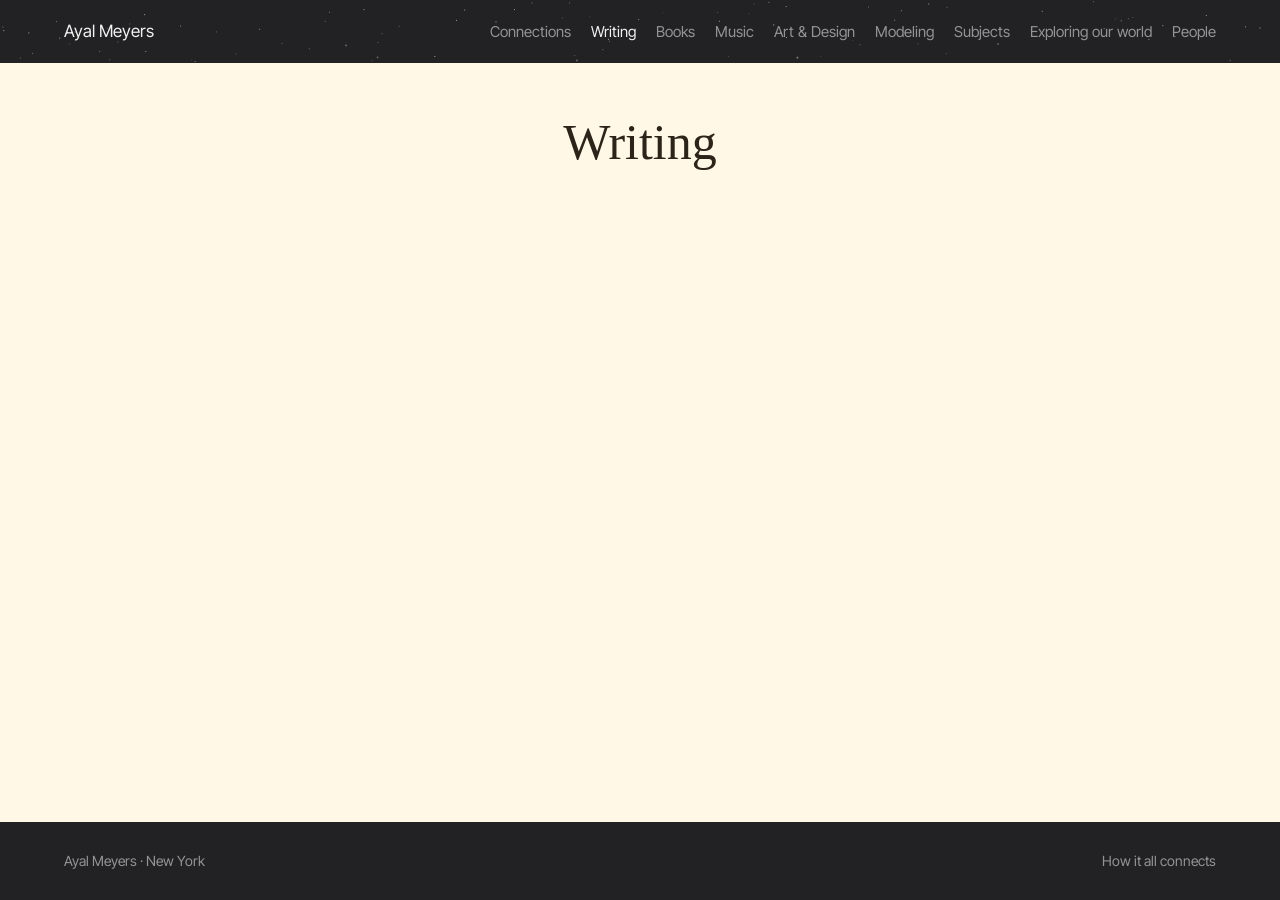
<file: writing/index.html>
<!doctype html>
<html lang="en-US">
<head>
<meta charset="UTF-8">
<meta name="viewport" content="width=device-width, initial-scale=1">
<link rel="preconnect" href="https://fonts.googleapis.com">
<link rel="preconnect" href="https://fonts.gstatic.com" crossorigin>
<title>Writing · Ayal Meyers</title>
<meta property="og:title" content="Writing · Ayal Meyers">
<meta property="og:type" content="website">
<meta property="og:url" content="https://ayalmeyers.com/writing/">
<meta property="og:image" content="https://ayalmeyers.com/assets/og.png">
<meta name="twitter:card" content="summary_large_image">
<link rel="canonical" href="https://ayalmeyers.com/writing/">
<link rel="icon" href="/assets/favicon.svg" type="image/svg+xml">
<link rel="stylesheet" href="https://fonts.googleapis.com/css2?family=Inter+Tight:wght@400;500&display=swap">
<link rel="stylesheet" href="/assets/style.css?ver=1.3.1">
</head>
<body class="page">
<header data-bar></header>
<main class="notebook">
	<h1>Writing</h1>
</main>
<footer data-foot></footer>
<script src="/assets/data.js?ver=1.3.1"></script>
<script>window.SITE_URLS = {"home":"/","connections":"/connections/","writing":"/writing/","books":"/books/","music":"/music/","art":"/art-and-design/","modeling":"/modeling/","subjects":"/subjects/","world":"/exploring-our-world/","people":"/people/","door":"/door/"}; window.SITE_HERE = "writing";</script>
<script src="/assets/site.js?ver=1.3.1"></script>
</body>
</html>
</file>
<file: assets/style.css>
/* Two worlds: a dark particle field (Inter Tight) and a cream notebook (Georgia). */
:root {
  --night: #222124;
  --night-ink: #f0f2f0;
  --night-dim: rgba(240, 242, 240, 0.55);
  --paper: #fff8e7;
  --paper-box: #f1e6cf;
  --ink: #3a3226;
  --ink-head: #2b2419;
  --ink-soft: #8a7d68;
  --link: #1a4c96;
  --rule: #e3d6bb;
  --sans: "Inter Tight", system-ui, -apple-system, "Helvetica Neue", Arial, sans-serif;
  --serif: Georgia, Palatino, "Palatino Linotype", Times, "Times New Roman", serif;
}

* { box-sizing: border-box; }
html { -webkit-text-size-adjust: 100%; }
body {
  margin: 0;
  background: var(--paper);
  color: var(--ink);
  font-family: var(--serif);
  font-size: 20px;
  line-height: 1.6;
}
img { max-width: 100%; display: block; }
a { color: var(--link); text-decoration: none; }
a:hover { text-decoration: underline; }
a:focus-visible { outline: 2px solid currentColor; outline-offset: 2px; }

/* ---------- top bar (dark) ---------- */
.bar {
  background: var(--night);
  color: var(--night-ink);
  font-family: var(--sans);
  font-size: 15px;
  position: relative;
  overflow: hidden;
}
.bar canvas { position: absolute; inset: 0; width: 100%; height: 100%; }
.bar-inner {
  position: relative;
  max-width: 1200px;
  margin: 0 auto;
  padding: 18px 24px;
  display: flex;
  flex-wrap: wrap;
  justify-content: space-between;
  align-items: baseline;
  gap: 8px 32px;
}
.bar a { color: var(--night-ink); }
.bar .home { font-size: 17px; }
.bar nav { display: flex; flex-wrap: wrap; gap: 4px 20px; }
.bar nav a { color: var(--night-dim); transition: color .2s; }
.bar nav a:hover, .bar nav a[aria-current="page"] { color: var(--night-ink); text-decoration: none; }

/* ---------- notebook (cream) ---------- */
.notebook { max-width: 888px; margin: 0 auto; padding: 48px 24px 96px; }
.notebook h1 {
  font-weight: 400; font-size: 50px; line-height: 1.25; color: var(--ink-head);
  text-align: center; margin: 0 0 40px;
}
.notebook h2 { font-weight: 400; font-size: 40px; line-height: 1.25; color: var(--ink-head); margin: 64px 0 20px; }
.notebook h3 { font-weight: 400; font-size: 26px; line-height: 1.3; color: var(--ink-head); margin: 40px 0 12px; }
.notebook p { margin: 0 0 20px; }

.intro { display: grid; grid-template-columns: minmax(0, 1fr) 220px; gap: 32px; align-items: start; }
.side {
  background: var(--paper-box);
  padding: 8px 8px 12px;
  font-size: 13px;
  line-height: 1.5;
}
.side canvas { display: block; width: 100%; aspect-ratio: 1 / 1.05; background: var(--night); }
.side .lbl { font-size: 10px; letter-spacing: .08em; text-transform: uppercase; font-weight: bold; margin: 12px 4px 2px; color: var(--ink-head); }
.side p { margin: 0 4px; font-size: 13px; }
.side hr { border: 0; border-top: 1px solid var(--rule); margin: 10px 4px; }

/* lists */
.items { list-style: none; margin: 0; padding: 0; }
.items li { margin: 0 0 18px; }
.items .t { color: var(--ink-head); }
.items .by { color: var(--ink-soft); }
.items .tags, .tags { display: block; font-size: 14px; color: var(--ink-soft); line-height: 1.5; margin-top: 2px; }

/* thumbnail grid */
.grid { display: grid; grid-template-columns: repeat(4, minmax(0, 1fr)); gap: 24px 12px; }
.grid a { display: block; font-size: 13px; line-height: 1.35; }
.grid canvas { display: block; width: 100%; aspect-ratio: 4 / 3; background: var(--night); margin-bottom: 6px; }
.grid small { display: block; color: var(--ink-soft); font-size: 11px; margin-top: 2px; }

.frames { display: grid; grid-template-columns: repeat(3, minmax(0, 1fr)); gap: 12px; }
.frames canvas { display: block; width: 100%; aspect-ratio: 4 / 5; background: var(--night); }

.note-box { background: var(--paper-box); padding: 16px 20px; font-size: 17px; }

/* subject index on subjects page */
.jump { font-size: 18px; text-align: center; margin-bottom: 8px; }
.how { list-style: none; padding: 0; margin: 0 0 8px; }
.how li { margin: 0 0 14px; }
.how .pair { display: block; font-size: 14px; color: var(--ink-soft); }

footer.foot {
  background: var(--night); color: var(--night-dim); font-family: var(--sans); font-size: 14px;
}
footer.foot .bar-inner { padding: 28px 24px; }

/* ---------- home hero (dark, scroll-driven) ---------- */
.hero { background: var(--night); color: var(--night-ink); font-family: var(--sans); height: 520vh; position: relative; }
.hero .stage { position: sticky; top: 0; height: 100vh; height: 100svh; overflow: hidden; }
.hero canvas { position: absolute; inset: 0; width: 100%; height: 100%; }
.hero .top {
  position: absolute; top: 0; left: 0; right: 0; z-index: 2;
}
.step {
  position: absolute; left: 0; right: 0; bottom: 9vh; z-index: 2;
  max-width: 1200px; margin: 0 auto; padding: 0 24px;
  opacity: 0; transform: translateY(14px); transition: opacity .6s ease, transform .6s ease;
  pointer-events: none;
}
.step.on { opacity: 1; transform: none; pointer-events: auto; }
.step p { max-width: 640px; font-size: 28px; line-height: 1.17; margin: 0; color: var(--night-ink); }
.step p .dim { color: var(--night-dim); }
.step a { color: var(--night-ink); border-bottom: 1px solid var(--night-dim); }
.step a:hover { text-decoration: none; border-bottom-color: var(--night-ink); }
.scroll-hint { position: absolute; bottom: 28px; left: 50%; transform: translateX(-50%); z-index: 2; font-size: 13px; color: var(--night-dim); transition: opacity .4s; }

/* ---------- connections page (dark) ---------- */
body.night { background: var(--night); color: var(--night-ink); font-family: var(--sans); font-size: 18px; }
.conn { display: grid; grid-template-columns: minmax(0, 1.15fr) minmax(0, 1fr); max-width: 1320px; margin: 0 auto; }
.conn .map { position: sticky; top: 0; height: 100vh; height: 100svh; }
.conn .map canvas { width: 100%; height: 100%; display: block; }
.conn .text { padding: 22vh 48px 40vh 24px; }
.conn .lead { font-size: 28px; line-height: 1.17; margin: 0 0 28vh; max-width: 520px; }
.conn .lead .dim { color: var(--night-dim); }
.link-item { margin: 0 0 30vh; max-width: 480px; opacity: .35; transition: opacity .5s; }
.link-item.on { opacity: 1; }
.link-item .pair { font-size: 14px; color: var(--night-dim); margin: 0 0 10px; letter-spacing: .01em; }
.link-item .pair a { color: var(--night-ink); }
.link-item p { font-size: 26px; line-height: 1.2; margin: 0; }
.conn .end { font-size: 20px; color: var(--night-dim); max-width: 480px; }
.conn .end a { color: var(--night-ink); border-bottom: 1px solid var(--night-dim); }

@media (max-width: 860px) {
  body { font-size: 18px; }
  .notebook h1 { font-size: 38px; }
  .notebook h2 { font-size: 30px; margin-top: 48px; }
  .intro { grid-template-columns: 1fr; }
  .side { max-width: 260px; }
  .grid { grid-template-columns: repeat(2, minmax(0, 1fr)); }
  .frames { grid-template-columns: repeat(2, minmax(0, 1fr)); }
  .step { padding: 0 24px; }
  .step p { font-size: 20px; line-height: 1.2; }
  .bar { font-size: 14px; }
  .bar nav { gap: 2px 14px; }
  .conn { grid-template-columns: 1fr; }
  .conn .map { height: 52vh; height: 52svh; z-index: 1; background: var(--night); }
  .conn .text { padding: 8vh 24px 30vh; }
  .conn .lead { font-size: 22px; margin-bottom: 16vh; }
  .link-item { margin-bottom: 22vh; }
  .link-item p { font-size: 21px; }
}
@media (prefers-reduced-motion: reduce) {
  .step, .link-item { transition: none; }
}

.bar.plain { background: transparent; }

/* WordPress admin bar (only shown when logged in) */
.admin-bar .hero .stage, .admin-bar .conn .map { top: var(--wp-admin--admin-bar--height, 32px); height: calc(100vh - var(--wp-admin--admin-bar--height, 32px)); }
.notebook article > * + * { margin-top: 0; }
.notebook img { height: auto; }

/* Keep the footer at the bottom of the window on short pages */
body { min-height: 100vh; min-height: 100svh; display: flex; flex-direction: column; }
body > main.notebook { flex: 1 0 auto; width: 100%; }
body > .conn { width: 100%; }

/* Modeling gallery: natural proportions, two columns (one on phones), click to enlarge */
.notebook.wide { max-width: 1200px; }
.gallery { columns: 2; column-gap: 12px; }
.gallery a { display: block; break-inside: avoid; margin-bottom: 12px; cursor: zoom-in; }
.gallery img { width: 100%; height: auto; display: block; }
.lightbox { position: fixed; inset: 0; z-index: 50; background: rgba(20, 19, 22, .94); display: flex; align-items: center; justify-content: center; padding: 24px; cursor: zoom-out; }
.lightbox img { max-width: 100%; max-height: 100%; width: auto; height: auto; object-fit: contain; }

/* Videos */
.notebook .date { color: var(--ink-soft); font-size: 17px; margin: -4px 0 16px; }
.videos { display: flex; flex-direction: column; align-items: flex-start; gap: 12px; }
.videos video { display: block; max-width: 100%; max-height: 80vh; width: auto; height: auto; background: var(--night); }
@media (max-width: 860px) { .gallery { columns: 1; } }

/* Modeling agency */
.agency { display: grid; grid-template-columns: max-content 1fr; gap: 4px 20px; margin: 0 0 28px; font-size: 18px; }
.agency dt { color: var(--ink-soft); }
.agency dd { margin: 0; color: var(--ink-head); }

/* Books list */
.items.books li { margin: 0 0 6px; }

/* Connections: map only, filling the window below the header */
body.night .conn { display: block; max-width: none; flex: 1 0 auto; }
body.night .conn .map { position: relative; top: auto; height: calc(100vh - 64px); height: calc(100svh - 64px); min-height: 420px; }
@media (max-width: 860px) { body.night .conn .map { height: calc(100svh - 120px); } }

/* ---------- the door ---------- */
body.door { background: var(--night); color: var(--night-ink); font-family: var(--sans); }
#door { flex: 1 0 auto; display: flex; flex-direction: column; align-items: center; justify-content: center; gap: 14px; padding: 24px; min-height: 100vh; min-height: 100svh; }
#door input, #door textarea {
  width: min(560px, 100%); background: transparent; border: 0; border-bottom: 1px solid rgba(240, 242, 240, 0.25);
  color: var(--night-ink); font: 400 22px/1.4 var(--sans); padding: 8px 2px; outline: none; caret-color: var(--night-ink); border-radius: 0;
}
#door input:focus, #door textarea:focus { border-bottom-color: rgba(240, 242, 240, 0.7); }
#door textarea { resize: vertical; font-size: 18px; }
#door ::placeholder { color: var(--night-dim); }
#ask { font-size: 18px; color: var(--night-dim); margin: 0; width: min(560px, 100%); }
#request { display: flex; flex-direction: column; gap: 12px; width: min(560px, 100%); }
#request[hidden] { display: none; }
#request button { align-self: flex-start; }
#msg { min-height: 1.4em; font-size: 15px; color: var(--night-dim); margin: 0; }
body.door button { font: 500 14px var(--sans); color: var(--night); background: var(--night-ink); border: 0; border-radius: 3px; padding: 8px 14px; cursor: pointer; }
body.door button:disabled { opacity: .5; }
body.door button.link { background: none; color: var(--night-dim); padding: 0; font-weight: 400; text-decoration: underline; text-underline-offset: 3px; }
body.door button.link:hover { color: var(--night-ink); }
body.door :focus-visible { outline: 2px solid var(--night-ink); outline-offset: 2px; }

/* inside */
#inside { flex: 1 0 auto; }
.in-bar { display: flex; justify-content: space-between; align-items: baseline; gap: 16px; max-width: 760px; margin: 0 auto; padding: 22px 24px; font-size: 15px; color: var(--night-dim); }
.in-bar a { color: var(--night-ink); }
.in-main { max-width: 760px; margin: 0 auto; padding: 8px 24px 96px; display: flex; flex-direction: column; gap: 40px; }
.in-main h2 { font-weight: 400; font-size: 15px; letter-spacing: .06em; text-transform: uppercase; color: var(--night-dim); margin: 28px 0 12px; }
.in-main section > h2:first-child { margin-top: 0; }
.in-list { list-style: none; margin: 0; padding: 0; display: flex; flex-direction: column; gap: 14px; font-size: 16px; }
.in-list .note { color: var(--night-dim); margin: 4px 0 8px; white-space: pre-wrap; }
.quiet { color: var(--night-dim); }
.post { padding: 0 0 28px; margin: 0 0 28px; border-bottom: 1px solid rgba(240, 242, 240, 0.12); }
.post-date { font-size: 13px; color: var(--night-dim); margin-bottom: 8px; }
.post-body { font-size: 19px; line-height: 1.5; white-space: pre-wrap; }
.comments { list-style: none; padding: 0; margin: 16px 0 10px; display: flex; flex-direction: column; gap: 6px; font-size: 15px; }
.c-name { color: var(--night-dim); margin-right: 6px; }
.comment-form, .row-form { display: flex; gap: 8px; }
.comment-form input, .row-form input, #new-post textarea {
  flex: 1; min-width: 0; background: transparent; color: var(--night-ink); border: 1px solid rgba(240, 242, 240, 0.2); border-radius: 3px; padding: 8px 10px; font: 15px var(--sans);
}
#new-post { display: flex; flex-direction: column; gap: 8px; align-items: flex-start; }
#new-post textarea { width: 100%; }
.thread { list-style: none; padding: 0; margin: 0 0 12px; display: flex; flex-direction: column; gap: 10px; font-size: 16px; white-space: pre-wrap; }
.thread li { max-width: 80%; padding: 8px 12px; border-radius: 6px; background: rgba(240, 242, 240, 0.06); }
.thread .from-a { align-self: flex-start; }
.thread .from-m { align-self: flex-end; background: rgba(240, 242, 240, 0.14); }
.m-date { display: block; font-size: 12px; color: var(--night-dim); margin-bottom: 2px; }

/* Books: cover grid */
.shelf { list-style: none; margin: 0; padding: 0; display: grid; grid-template-columns: repeat(auto-fill, minmax(132px, 1fr)); gap: 28px 18px; }
.shelf li { display: flex; flex-direction: column; gap: 4px; min-width: 0; font-size: 14px; line-height: 1.35; }
.shelf .cover { display: block; aspect-ratio: 2 / 3; max-width: 100%; background: var(--paper-box); overflow: hidden; box-shadow: 0 1px 2px rgba(43, 36, 25, .18); margin-bottom: 6px; }
.shelf .cover img { width: 100%; height: 100%; object-fit: cover; display: block; }
.shelf .cover-card { display: flex; align-items: flex-end; height: 100%; padding: 12px; background: var(--night); color: var(--night-ink); font: 500 15px/1.2 var(--sans); }
.shelf .t { color: var(--ink-head); }
.shelf .by { color: var(--ink-soft); font-size: 13px; }
@media (max-width: 520px) { .shelf { grid-template-columns: repeat(3, minmax(0, 1fr)); gap: 20px 12px; } .shelf li { font-size: 13px; } }

/* Music: album covers, hover to play */
.songs { list-style: none; margin: 0; padding: 0; display: grid; grid-template-columns: repeat(auto-fill, minmax(170px, 1fr)); gap: 30px 18px; }
.song { display: flex; flex-direction: column; gap: 3px; min-width: 0; font-size: 14px; line-height: 1.35; }
.song .art { position: relative; display: block; width: 100%; aspect-ratio: 1; max-width: 100%; padding: 0; border: 0; margin: 0 0 8px; background: var(--night); cursor: pointer; overflow: hidden; box-shadow: 0 1px 2px rgba(43, 36, 25, .2); }
.song .art:disabled { cursor: default; }
.song .art img { position: absolute; inset: 0; width: 100%; height: 100%; object-fit: cover; opacity: 0; transition: opacity .4s, filter .3s; }
.song.has-art .art img { opacity: 1; }
.song .art-fallback { position: absolute; inset: 0; display: flex; align-items: flex-end; padding: 12px; color: var(--night-ink); font: 500 15px/1.2 var(--sans); text-align: start; }
.song.has-art .art-fallback { visibility: hidden; }
.song .play { position: absolute; left: 50%; top: 50%; width: 46px; height: 46px; margin: -23px 0 0 -23px; border-radius: 50%; background: rgba(34, 33, 36, .72); opacity: 0; transition: opacity .2s; }
.song .play::before { content: ""; position: absolute; left: 18px; top: 14px; border-style: solid; border-width: 9px 0 9px 14px; border-color: transparent transparent transparent #f0f2f0; }
.song.playing .play::before { left: 16px; top: 15px; width: 4px; height: 16px; border: 0; background: #f0f2f0; box-shadow: 9px 0 0 #f0f2f0; }
.song .art:not(:disabled):hover .play, .song .art:focus-visible .play, .song.tap .play, .song.playing .play { opacity: 1; }
.song.playing .art img { filter: saturate(1.1); }
.song .progress { position: absolute; left: 0; right: 0; bottom: 0; height: 3px; background: #f0f2f0; transform: scaleX(0); transform-origin: left; transition: transform .25s linear; }
.song .t { color: var(--ink-head); }
.song .by { color: var(--ink-soft); font-size: 13px; }
.song .links { font-size: 12px; color: var(--ink-soft); }
.song .art:focus-visible { outline: 2px solid var(--link); outline-offset: 2px; }
@media (max-width: 520px) { .songs { grid-template-columns: repeat(2, minmax(0, 1fr)); gap: 24px 12px; } }
@media (prefers-reduced-motion: reduce) { .song .art img, .song .play, .song .progress { transition: none; } }
</file>
